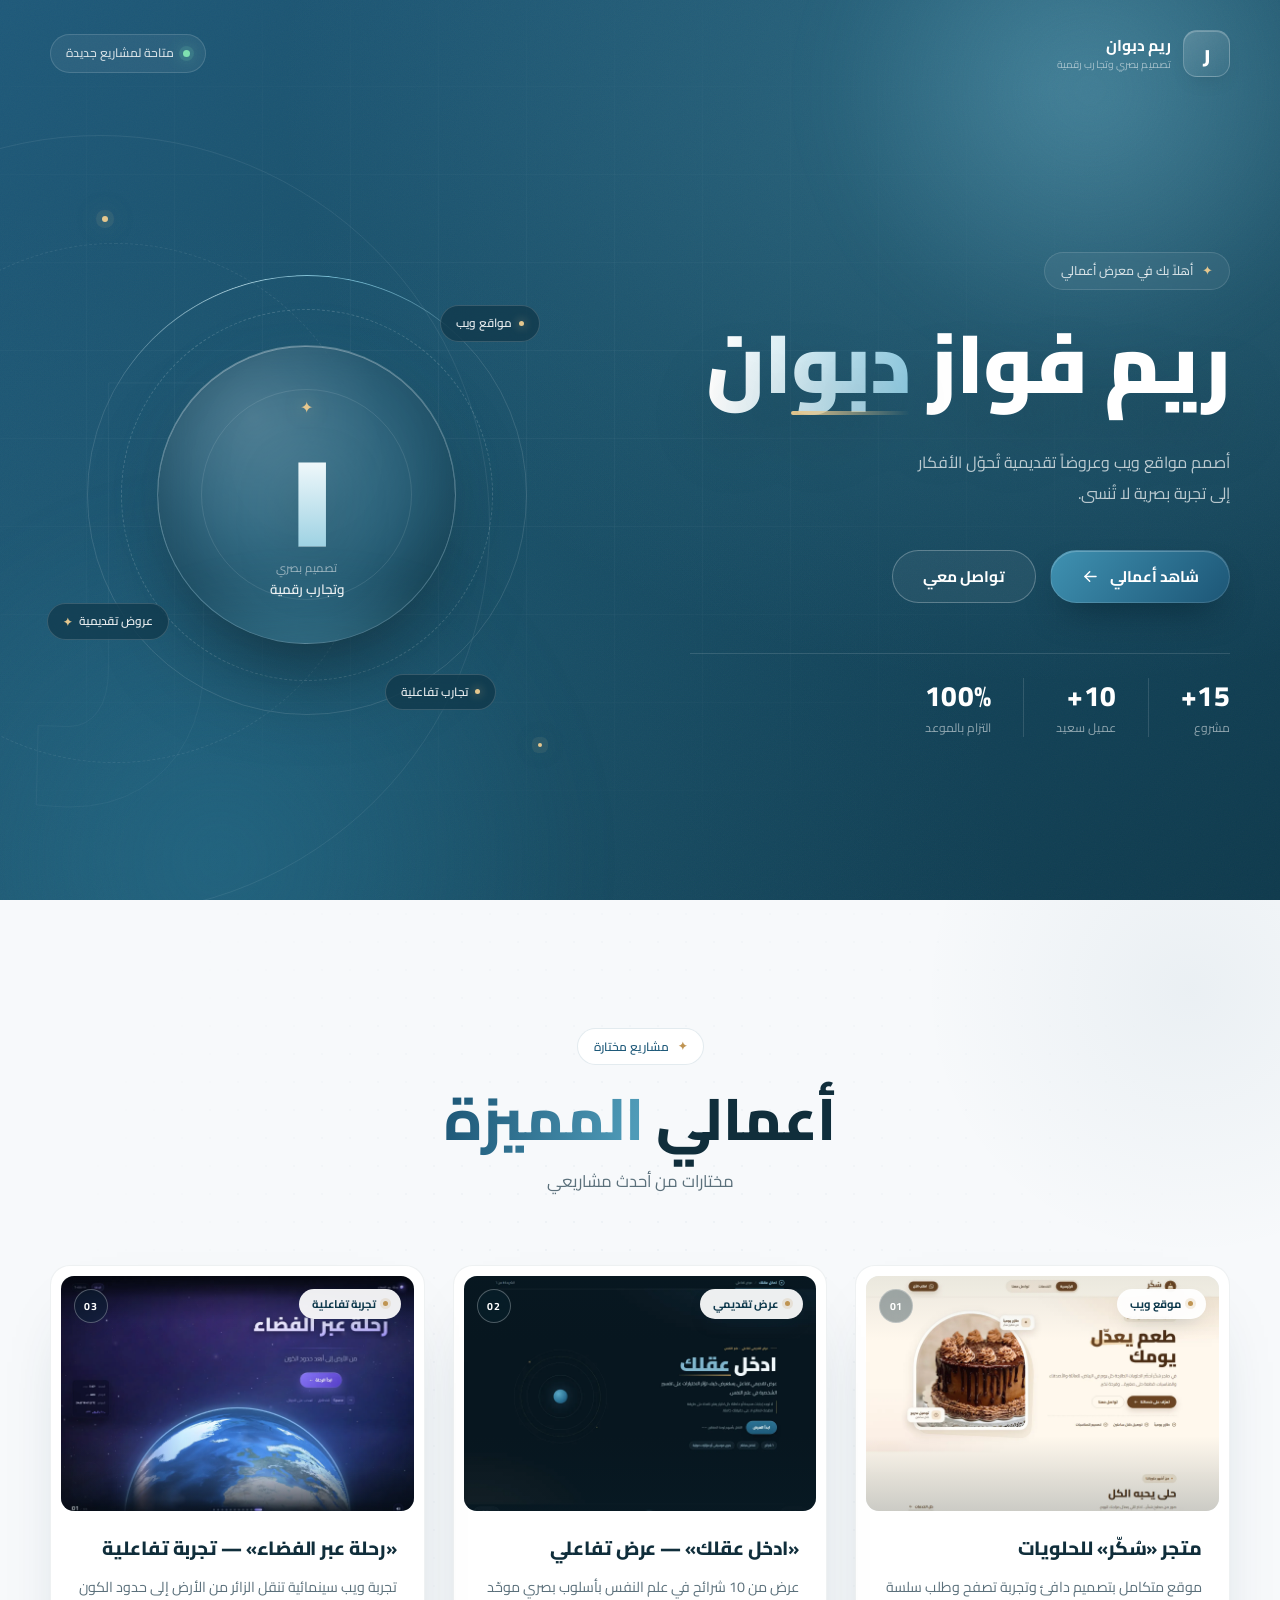
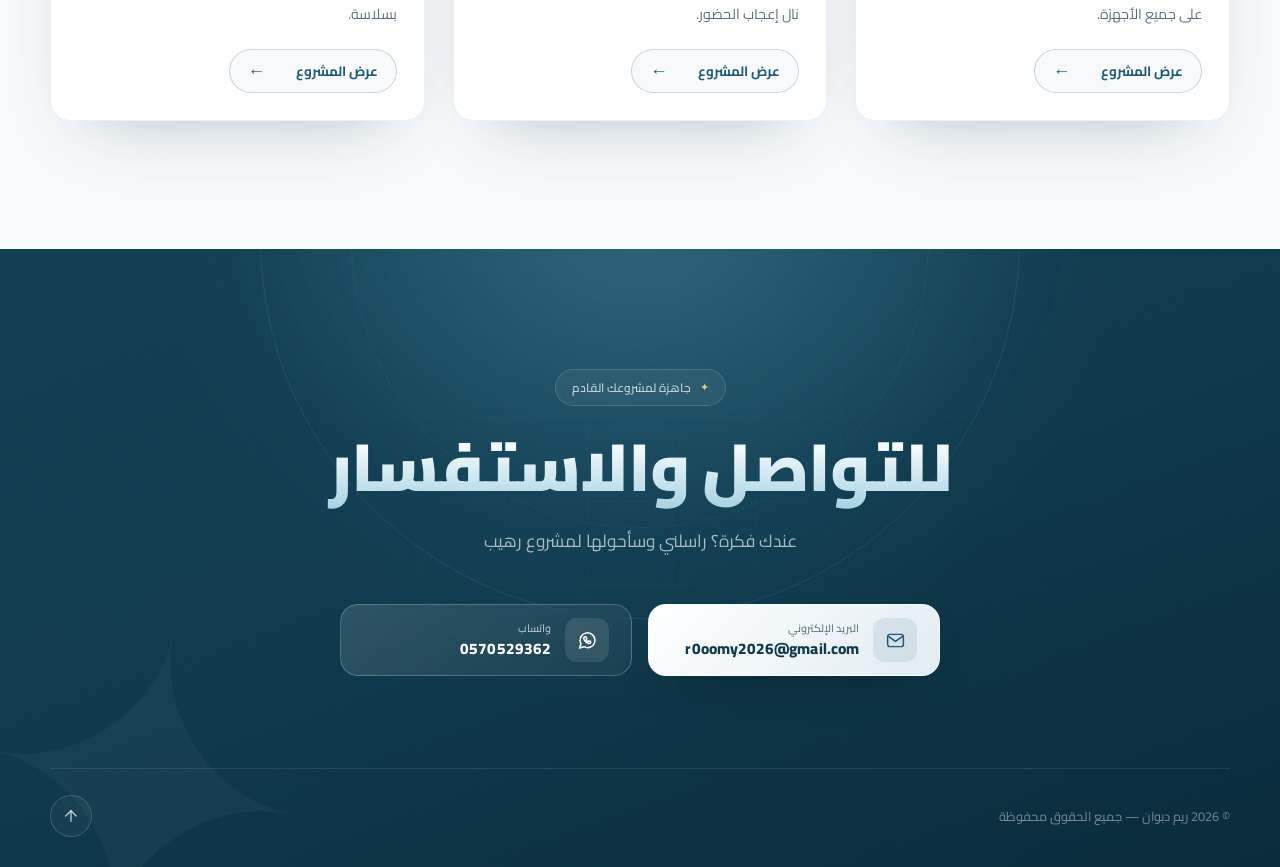
<file: index.html>
<!DOCTYPE html>
<html lang="ar" dir="rtl">
<head>
  <meta charset="UTF-8">
  <meta name="viewport" content="width=device-width, initial-scale=1.0">
  <meta name="theme-color" content="#1f5a7a">
  <title>ريم فواز دبوان | معرض أعمالي</title>
  <meta name="description" content="معرض أعمال ريم فواز دبوان — تصميم مواقع ويب وعروض تقديمية وتجارب بصرية تحوّل الأفكار إلى تجربة لا تُنسى.">
  <link rel="preconnect" href="https://fonts.googleapis.com">
  <link rel="preconnect" href="https://fonts.gstatic.com" crossorigin>
  <link href="https://fonts.googleapis.com/css2?family=Cairo:wght@200..1000&display=swap" rel="stylesheet">
  <link rel="icon" href="data:image/svg+xml,%3Csvg xmlns='http://www.w3.org/2000/svg' viewBox='0 0 64 64'%3E%3Crect width='64' height='64' rx='16' fill='%231f5a7a'/%3E%3Cpath d='M32 13l4.6 14.4L51 32l-14.4 4.6L32 51l-4.6-14.4L13 32l14.4-4.6z' fill='%23ffffff'/%3E%3C/svg%3E">
  <link rel="stylesheet" href="style.css">
  <script>document.documentElement.classList.add('js');</script>
</head>
<body>
  <a class="skip-link" href="#works">انتقل إلى الأعمال</a>

  <main>
    <!-- ============ Hero ============ -->
    <section class="hero" id="home" aria-labelledby="hero-title">
      <div class="hero-decor" aria-hidden="true">
        <span class="hero-grid"></span>
        <span class="hero-noise"></span>
        <span class="hero-glow hero-glow--one"></span>
        <span class="hero-glow hero-glow--two"></span>
        <span class="hero-ring hero-ring--one"></span>
        <span class="hero-ring hero-ring--two"></span>
        <span class="hero-letter">ر</span>
        <span class="hero-dot hero-dot--one"></span>
        <span class="hero-dot hero-dot--two"></span>
      </div>

      <div class="container">
        <header class="hero-top">
          <a class="brand" href="#home" aria-label="ريم دبوان — الصفحة الرئيسية">
            <span class="brand-mark" aria-hidden="true">ر</span>
            <span class="brand-text">ريم دبوان<small>تصميم بصري وتجارب رقمية</small></span>
          </a>
          <span class="status"><span class="status-dot" aria-hidden="true"></span>متاحة لمشاريع جديدة</span>
        </header>

        <div class="hero-inner">
          <div class="hero-copy">
            <p class="eyebrow hero-eyebrow"><span class="eyebrow-star" aria-hidden="true">✦</span> أهلاً بك في معرض أعمالي</p>

            <h1 class="hero-title" id="hero-title">ريم فواز <span class="hero-title-accent">دبوان</span></h1>

            <p class="hero-lead">أصمم مواقع ويب وعروضاً تقديمية تُحوّل الأفكار<br class="lead-break"> إلى تجربة بصرية لا تُنسى.</p>

            <div class="hero-actions">
              <a class="btn btn-primary" href="#works">
                <span>شاهد أعمالي</span>
                <svg viewBox="0 0 24 24" fill="none" stroke="currentColor" stroke-width="1.8" stroke-linecap="round" stroke-linejoin="round" aria-hidden="true"><path d="M19 12H5"/><path d="m11 18-6-6 6-6"/></svg>
              </a>
              <a class="btn btn-ghost" href="#contact"><span>تواصل معي</span></a>
            </div>

            <ul class="hero-stats" aria-label="إحصاءات سريعة">
              <li><strong dir="ltr">+15</strong><span>مشروع</span></li>
              <li><strong dir="ltr">+10</strong><span>عميل سعيد</span></li>
              <li><strong dir="ltr">100%</strong><span>التزام بالموعد</span></li>
            </ul>
          </div>

          <div class="hero-visual" aria-hidden="true">
            <span class="visual-halo"></span>
            <span class="visual-orbit"></span>
            <span class="visual-orbit visual-orbit--dashed"></span>
            <div class="visual-core">
              <div class="visual-core-inner">
                <span class="visual-star">✦</span>
                <span class="visual-mono">ر</span>
                <span class="visual-caption">تصميم بصري<strong>وتجارب رقمية</strong></span>
              </div>
            </div>
            <span class="float-pill float-pill--one"><span class="float-dot"></span>مواقع ويب</span>
            <span class="float-pill float-pill--two">عروض تقديمية<span class="float-spark">✦</span></span>
            <span class="float-pill float-pill--three"><span class="float-dot"></span>تجارب تفاعلية</span>
          </div>
        </div>
      </div>
    </section>

    <!-- ============ Works ============ -->
    <section class="works" id="works" aria-labelledby="works-title">
      <div class="container">
        <header class="section-head" data-reveal>
          <p class="eyebrow eyebrow-dark"><span class="eyebrow-star" aria-hidden="true">✦</span> مشاريع مختارة</p>
          <h2 class="section-title" id="works-title">أعمالي <span class="section-title-accent">المميزة</span></h2>
          <p class="section-sub">مختارات من أحدث مشاريعي</p>
        </header>

        <div class="works-grid">
          <article class="work-card" data-reveal style="--delay: .05s">
            <a class="work-media" href="https://sweet-waterfall-0d82.boodyroon25.workers.dev/" target="_blank" rel="noopener noreferrer" aria-label="عرض مشروع متجر سُكّر للحلويات في نافذة جديدة">
              <img src="assets/images/work1.webp" alt="لقطة من موقع متجر سُكّر للحلويات" width="1440" height="960" loading="lazy" decoding="async">
              <span class="work-badge">موقع ويب</span>
              <span class="work-index" aria-hidden="true">01</span>
              <span class="work-open" aria-hidden="true">↗</span>
            </a>
            <div class="work-body">
              <h3 class="work-title">متجر «سُكّر» للحلويات</h3>
              <p class="work-result">موقع متكامل بتصميم دافئ وتجربة تصفح وطلب سلسة على جميع الأجهزة.</p>
              <a class="work-link" href="https://sweet-waterfall-0d82.boodyroon25.workers.dev/" target="_blank" rel="noopener noreferrer" aria-label="عرض مشروع متجر سُكّر للحلويات في نافذة جديدة">عرض المشروع <span class="work-link-arrow" aria-hidden="true">←</span></a>
            </div>
          </article>

          <article class="work-card" data-reveal style="--delay: .16s">
            <a class="work-media" href="https://morning-meadow-14b3.boodyroon25.workers.dev/" target="_blank" rel="noopener noreferrer" aria-label="عرض مشروع ادخل عقلك في نافذة جديدة">
              <img src="assets/images/work2.webp" alt="لقطة من العرض التقديمي التفاعلي ادخل عقلك" width="1440" height="960" loading="lazy" decoding="async">
              <span class="work-badge">عرض تقديمي</span>
              <span class="work-index" aria-hidden="true">02</span>
              <span class="work-open" aria-hidden="true">↗</span>
            </a>
            <div class="work-body">
              <h3 class="work-title">«ادخل عقلك» — عرض تفاعلي</h3>
              <p class="work-result">عرض من 10 شرائح في علم النفس بأسلوب بصري موحّد نال إعجاب الحضور.</p>
              <a class="work-link" href="https://morning-meadow-14b3.boodyroon25.workers.dev/" target="_blank" rel="noopener noreferrer" aria-label="عرض مشروع ادخل عقلك في نافذة جديدة">عرض المشروع <span class="work-link-arrow" aria-hidden="true">←</span></a>
            </div>
          </article>

          <article class="work-card" data-reveal style="--delay: .27s">
            <a class="work-media" href="https://polished-tree-5b04.boodyroon25.workers.dev/" target="_blank" rel="noopener noreferrer" aria-label="عرض مشروع رحلة عبر الفضاء في نافذة جديدة">
              <img src="assets/images/work3.webp" alt="لقطة من التجربة التفاعلية رحلة عبر الفضاء" width="1440" height="960" loading="lazy" decoding="async">
              <span class="work-badge">تجربة تفاعلية</span>
              <span class="work-index" aria-hidden="true">03</span>
              <span class="work-open" aria-hidden="true">↗</span>
            </a>
            <div class="work-body">
              <h3 class="work-title">«رحلة عبر الفضاء» — تجربة تفاعلية</h3>
              <p class="work-result">تجربة ويب سينمائية تنقل الزائر من الأرض إلى حدود الكون بسلاسة.</p>
              <a class="work-link" href="https://polished-tree-5b04.boodyroon25.workers.dev/" target="_blank" rel="noopener noreferrer" aria-label="عرض مشروع رحلة عبر الفضاء في نافذة جديدة">عرض المشروع <span class="work-link-arrow" aria-hidden="true">←</span></a>
            </div>
          </article>
        </div>
      </div>
    </section>
  </main>

  <!-- ============ Contact ============ -->
  <footer class="contact" id="contact" aria-labelledby="contact-title">
    <div class="contact-decor" aria-hidden="true">
      <span class="contact-glow"></span>
      <span class="contact-grid"></span>
      <span class="contact-ring"></span>
      <span class="contact-star">✦</span>
    </div>

    <div class="container">
      <div class="contact-inner" data-reveal>
        <p class="eyebrow eyebrow-light"><span class="eyebrow-star" aria-hidden="true">✦</span> جاهزة لمشروعك القادم</p>
        <h2 class="contact-title" id="contact-title">للتواصل والاستفسار</h2>
        <p class="contact-sub">عندك فكرة؟ راسلني وسأحولها لمشروع رهيب</p>

        <div class="contact-actions">
          <a class="btn btn-contact btn-mail" href="mailto:r0oomy2026@gmail.com">
            <span class="btn-icon" aria-hidden="true">
              <svg viewBox="0 0 24 24" fill="none" stroke="currentColor" stroke-width="1.7" stroke-linecap="round" stroke-linejoin="round"><rect x="3" y="5" width="18" height="14" rx="2.5"/><path d="m3.5 7 8.5 6 8.5-6"/></svg>
            </span>
            <span class="btn-text"><small>البريد الإلكتروني</small><strong dir="ltr">r0oomy2026@gmail.com</strong></span>
          </a>

          <a class="btn btn-contact btn-whatsapp" href="https://wa.me/966570529362" target="_blank" rel="noopener noreferrer">
            <span class="btn-icon" aria-hidden="true">
              <svg viewBox="0 0 24 24" fill="none" stroke="currentColor" stroke-width="1.7" stroke-linecap="round" stroke-linejoin="round"><path d="M20.5 11.6a8.5 8.5 0 0 1-12.6 7.5L3 20.5l1.5-4.7a8.5 8.5 0 1 1 16-4.2Z"/><path d="M8.8 8.2c.2-.4.4-.4.7-.4h.5c.2 0 .4 0 .5.4l.7 1.6c.1.2 0 .4-.1.6l-.6.6c-.1.2-.2.3 0 .6.4.6 1 1.2 1.6 1.6.3.2.4.1.6-.1l.6-.6c.2-.2.3-.2.5-.1l1.6.7c.2.1.3.3.3.5 0 .6-.3 1.2-.7 1.5-.4.3-1 .4-1.6.3-1.2-.2-2.5-.9-3.6-2-1.1-1.1-1.8-2.4-2-3.6-.1-.6 0-1.2.3-1.6Z"/></svg>
            </span>
            <span class="btn-text"><small>واتساب</small><strong dir="ltr">0570529362</strong></span>
          </a>
        </div>
      </div>

      <div class="contact-bottom">
        <p>© 2026 ريم دبوان — جميع الحقوق محفوظة</p>
        <a class="to-top" href="#home" aria-label="العودة إلى أعلى الصفحة">
          <svg viewBox="0 0 24 24" fill="none" stroke="currentColor" stroke-width="1.8" stroke-linecap="round" stroke-linejoin="round" aria-hidden="true"><path d="M12 19V5"/><path d="m5 12 7-7 7 7"/></svg>
        </a>
      </div>
    </div>
  </footer>

  <script>
    (() => {
      const items = document.querySelectorAll('[data-reveal]');
      const reduceMotion = window.matchMedia('(prefers-reduced-motion: reduce)').matches;

      if (reduceMotion || !('IntersectionObserver' in window)) {
        items.forEach((item) => item.classList.add('is-visible'));
        return;
      }

      const observer = new IntersectionObserver((entries) => {
        entries.forEach((entry) => {
          if (entry.isIntersecting) {
            entry.target.classList.add('is-visible');
            observer.unobserve(entry.target);
          }
        });
      }, { threshold: 0.12, rootMargin: '0px 0px -6% 0px' });

      items.forEach((item) => observer.observe(item));
    })();
  </script>
</body>
</html>
</file>
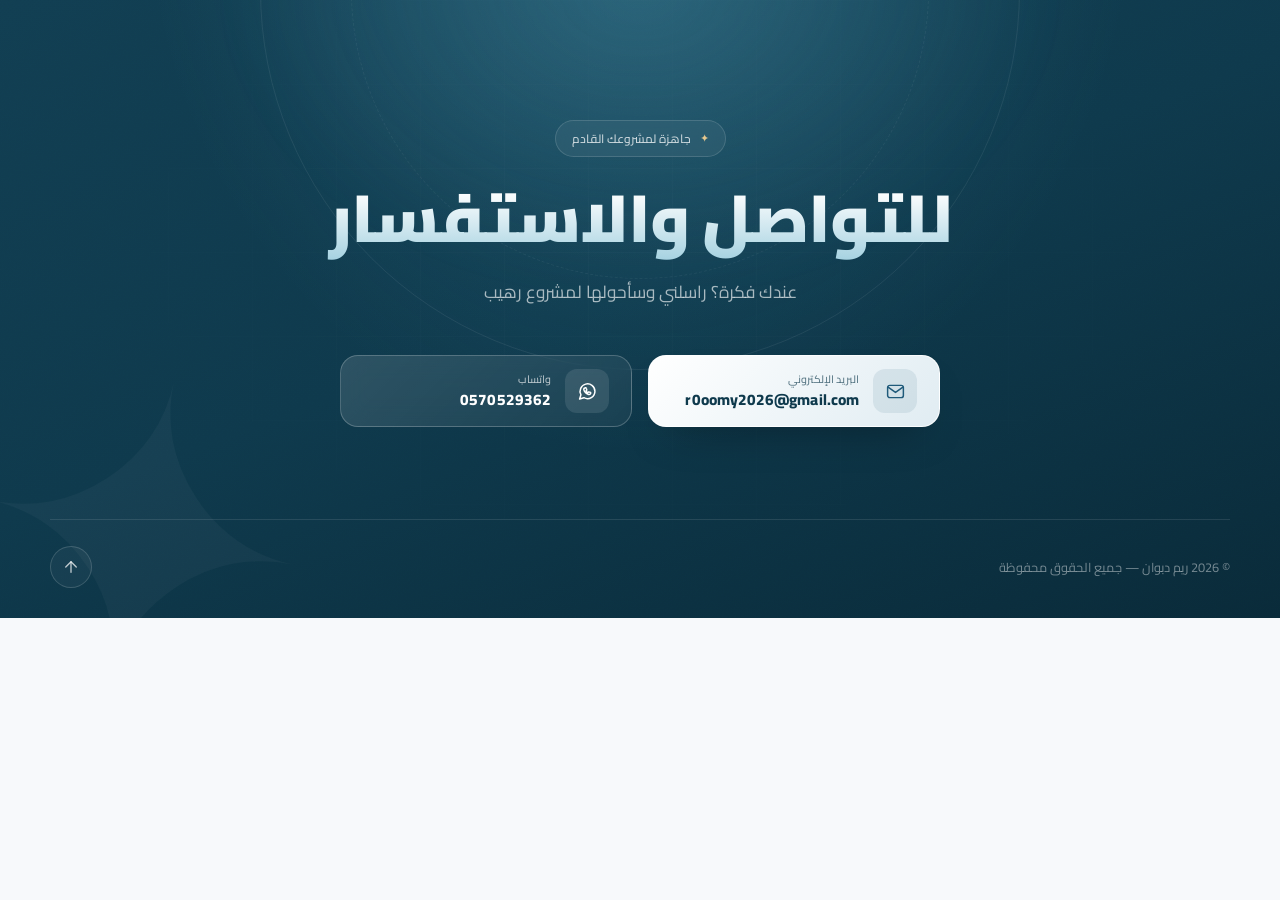
<file: preview-contact.html>
﻿<!DOCTYPE html>
<html lang="ar" dir="rtl">
<head>
  <meta charset="UTF-8">
  <meta name="viewport" content="width=device-width, initial-scale=1.0">
  <meta name="theme-color" content="#1f5a7a">
  <title>ريم فواز دبوان | معرض أعمالي</title>
  <meta name="description" content="معرض أعمال ريم فواز دبوان — تصميم مواقع ويب وعروض تقديمية وتجارب بصرية تحوّل الأفكار إلى تجربة لا تُنسى.">
  <link rel="preconnect" href="https://fonts.googleapis.com">
  <link rel="preconnect" href="https://fonts.gstatic.com" crossorigin>
  <link href="https://fonts.googleapis.com/css2?family=Cairo:wght@200..1000&display=swap" rel="stylesheet">
  <link rel="icon" href="data:image/svg+xml,%3Csvg xmlns='http://www.w3.org/2000/svg' viewBox='0 0 64 64'%3E%3Crect width='64' height='64' rx='16' fill='%231f5a7a'/%3E%3Cpath d='M32 13l4.6 14.4L51 32l-14.4 4.6L32 51l-4.6-14.4L13 32l14.4-4.6z' fill='%23ffffff'/%3E%3C/svg%3E">
  <link rel="stylesheet" href="style.css">
  
<style>html{scroll-behavior:auto!important}*,*::before,*::after{animation:none!important;transition:none!important}.js [data-reveal],[data-reveal],.hero-top,.hero-eyebrow,.hero-title,.hero-lead,.hero-actions,.hero-stats,.hero-visual{opacity:1!important;filter:none!important;transform:none!important}</style>
</head>
<body>
  <a class="skip-link" href="#works">انتقل إلى الأعمال</a>

  <main>
    <!-- ============ Hero ============ -->
    <!-- removed hero -->
    
  </main>

  <!-- ============ Contact ============ -->
  <footer class="contact" id="contact" aria-labelledby="contact-title">
    <div class="contact-decor" aria-hidden="true">
      <span class="contact-glow"></span>
      <span class="contact-grid"></span>
      <span class="contact-ring"></span>
      <span class="contact-star">✦</span>
    </div>

    <div class="container">
      <div class="contact-inner" data-reveal>
        <p class="eyebrow eyebrow-light"><span class="eyebrow-star" aria-hidden="true">✦</span> جاهزة لمشروعك القادم</p>
        <h2 class="contact-title" id="contact-title">للتواصل والاستفسار</h2>
        <p class="contact-sub">عندك فكرة؟ راسلني وسأحولها لمشروع رهيب</p>

        <div class="contact-actions">
          <a class="btn btn-contact btn-mail" href="mailto:r0oomy2026@gmail.com">
            <span class="btn-icon" aria-hidden="true">
              <svg viewBox="0 0 24 24" fill="none" stroke="currentColor" stroke-width="1.7" stroke-linecap="round" stroke-linejoin="round"><rect x="3" y="5" width="18" height="14" rx="2.5"/><path d="m3.5 7 8.5 6 8.5-6"/></svg>
            </span>
            <span class="btn-text"><small>البريد الإلكتروني</small><strong dir="ltr">r0oomy2026@gmail.com</strong></span>
          </a>

          <a class="btn btn-contact btn-whatsapp" href="https://wa.me/966570529362" target="_blank" rel="noopener noreferrer">
            <span class="btn-icon" aria-hidden="true">
              <svg viewBox="0 0 24 24" fill="none" stroke="currentColor" stroke-width="1.7" stroke-linecap="round" stroke-linejoin="round"><path d="M20.5 11.6a8.5 8.5 0 0 1-12.6 7.5L3 20.5l1.5-4.7a8.5 8.5 0 1 1 16-4.2Z"/><path d="M8.8 8.2c.2-.4.4-.4.7-.4h.5c.2 0 .4 0 .5.4l.7 1.6c.1.2 0 .4-.1.6l-.6.6c-.1.2-.2.3 0 .6.4.6 1 1.2 1.6 1.6.3.2.4.1.6-.1l.6-.6c.2-.2.3-.2.5-.1l1.6.7c.2.1.3.3.3.5 0 .6-.3 1.2-.7 1.5-.4.3-1 .4-1.6.3-1.2-.2-2.5-.9-3.6-2-1.1-1.1-1.8-2.4-2-3.6-.1-.6 0-1.2.3-1.6Z"/></svg>
            </span>
            <span class="btn-text"><small>واتساب</small><strong dir="ltr">0570529362</strong></span>
          </a>
        </div>
      </div>

      <div class="contact-bottom">
        <p>© 2026 ريم دبوان — جميع الحقوق محفوظة</p>
        <a class="to-top" href="#home" aria-label="العودة إلى أعلى الصفحة">
          <svg viewBox="0 0 24 24" fill="none" stroke="currentColor" stroke-width="1.8" stroke-linecap="round" stroke-linejoin="round" aria-hidden="true"><path d="M12 19V5"/><path d="m5 12 7-7 7 7"/></svg>
        </a>
      </div>
    </div>
  </footer>

  <script>
    (() => {
      const items = document.querySelectorAll('[data-reveal]');
      const reduceMotion = window.matchMedia('(prefers-reduced-motion: reduce)').matches;

      if (reduceMotion || !('IntersectionObserver' in window)) {
        items.forEach((item) => item.classList.add('is-visible'));
        return;
      }

      const observer = new IntersectionObserver((entries) => {
        entries.forEach((entry) => {
          if (entry.isIntersecting) {
            entry.target.classList.add('is-visible');
            observer.unobserve(entry.target);
          }
        });
      }, { threshold: 0.12, rootMargin: '0px 0px -6% 0px' });

      items.forEach((item) => observer.observe(item));
    })();
  </script>
</body>
</html>
</file>
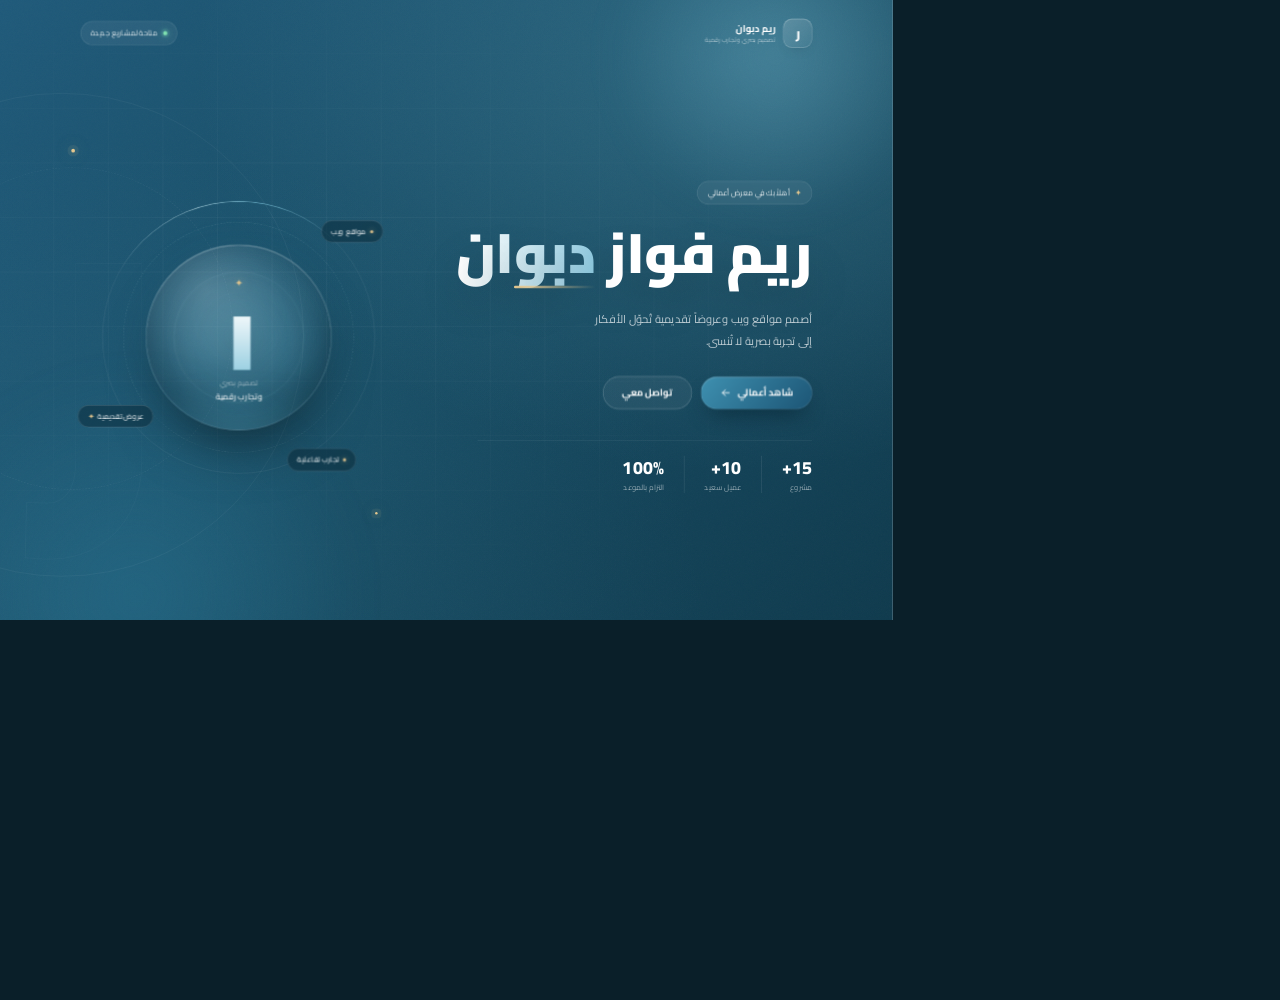
<file: preview-desktop.html>
<!DOCTYPE html>
<html>
<head>
  <meta charset="UTF-8">
  <title>Desktop preview</title>
  <style>
    html, body { margin: 0; min-height: 100%; background: #0a1f29; }
    iframe { display: block; width: 1440px; height: 1000px; border: 0; transform: scale(0.62); transform-origin: top left; }
  </style>
</head>
<body>
  <iframe id="desk" src="index.html"></iframe>
</body>
</html>
</file>
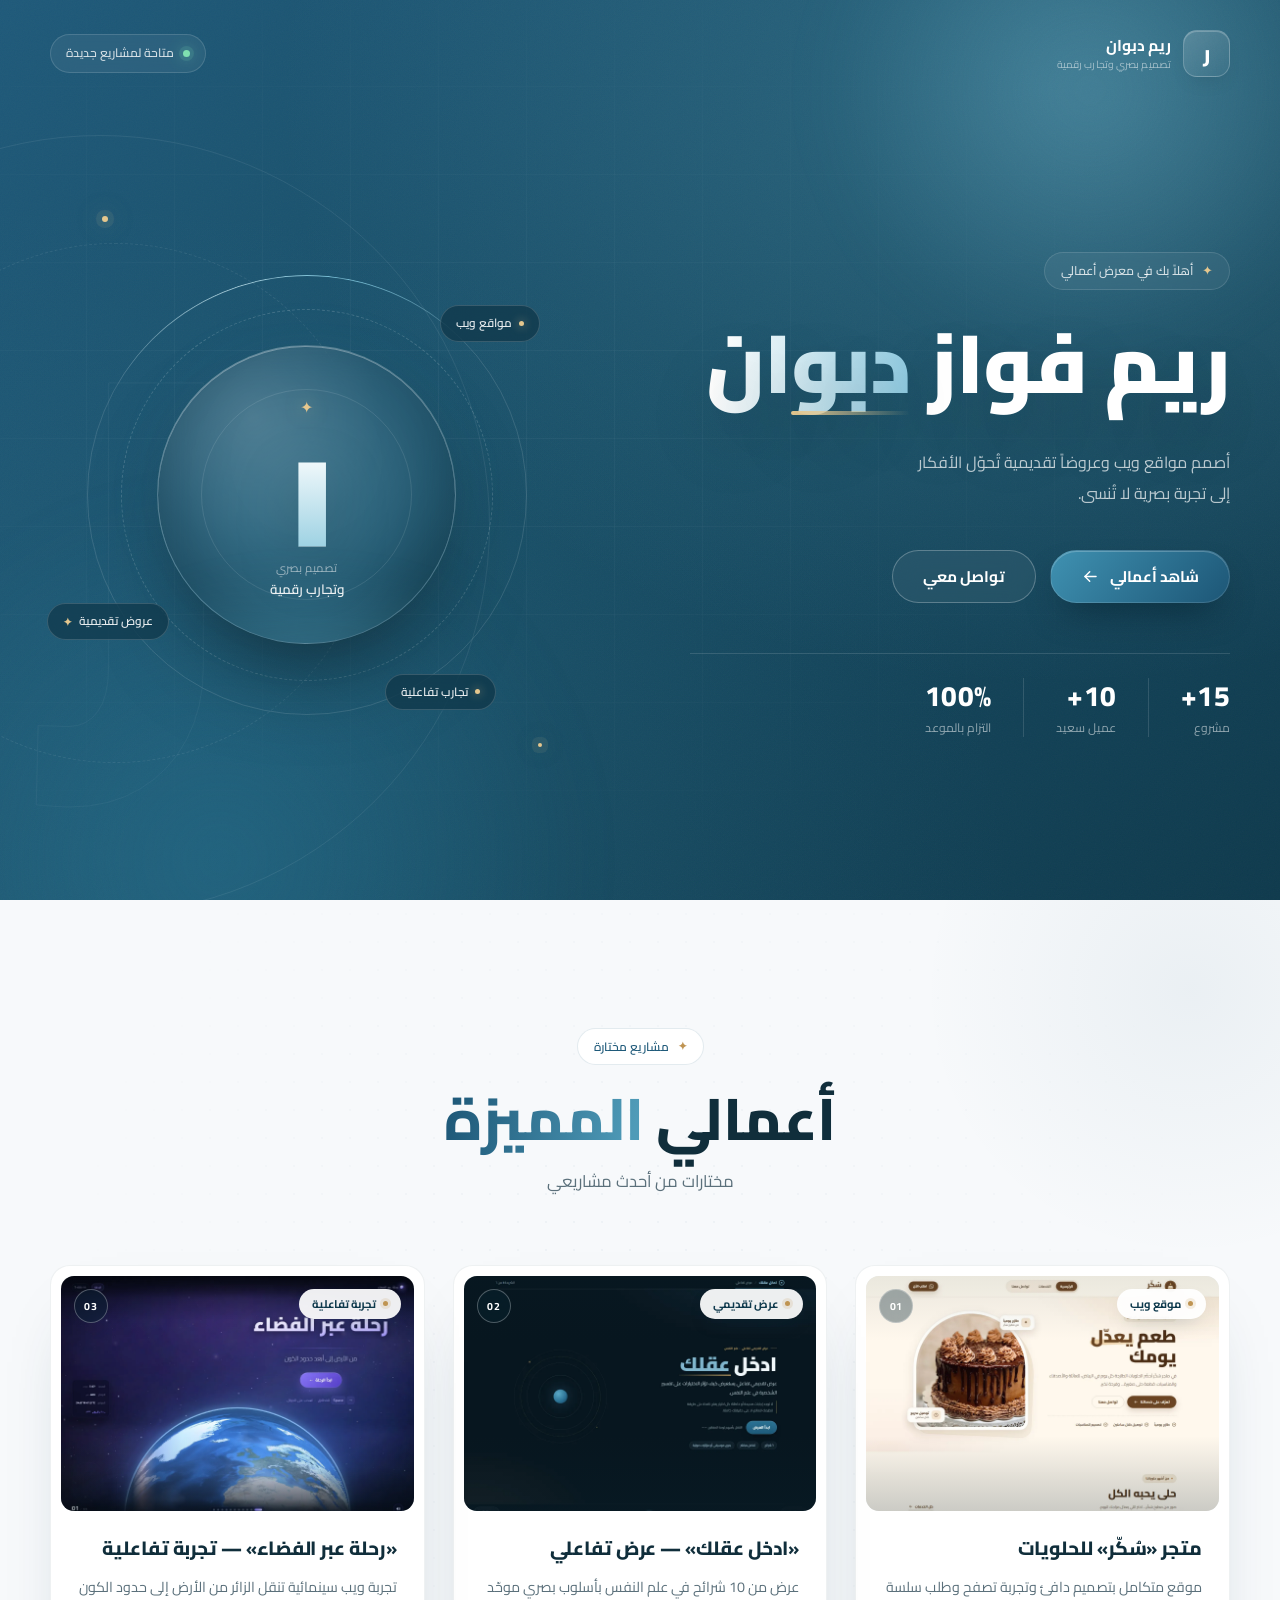
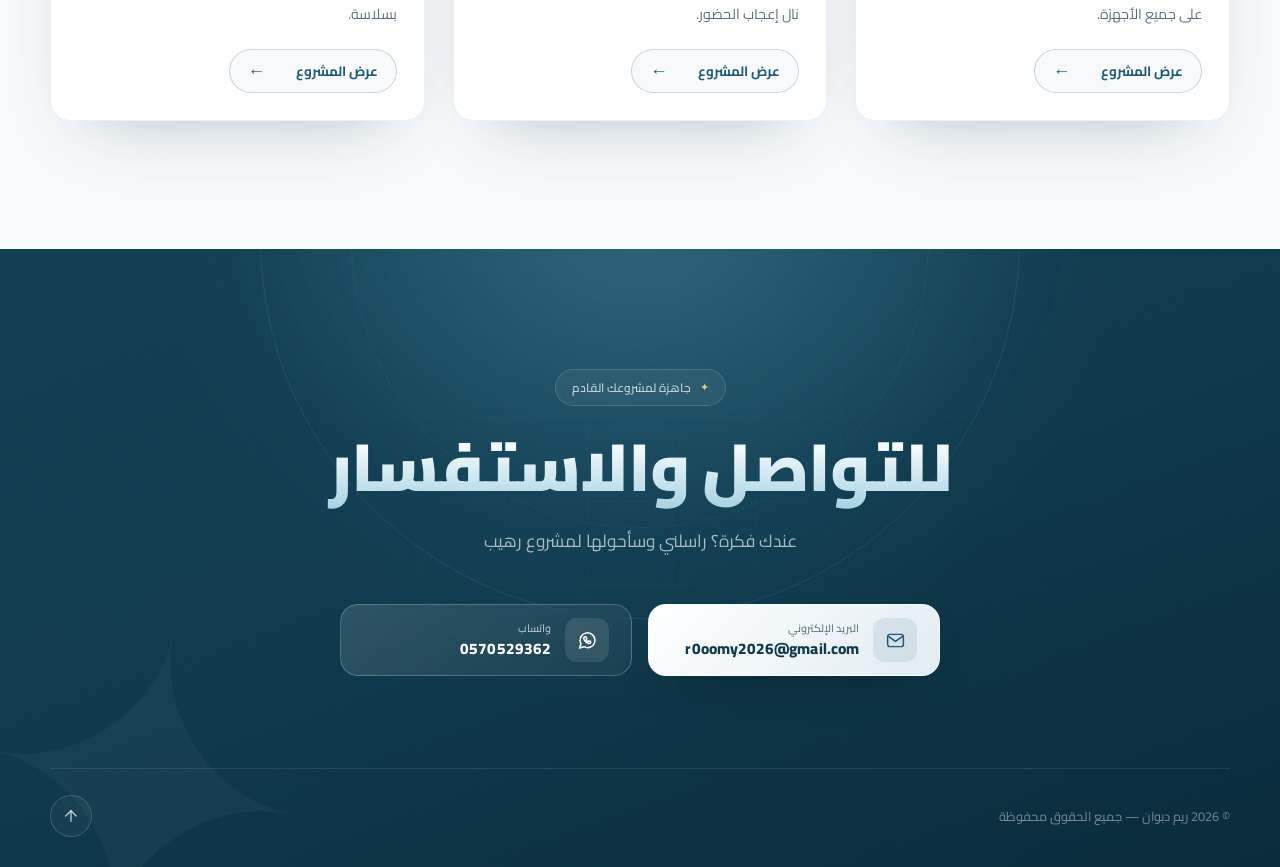
<file: preview-static.html>
﻿<!DOCTYPE html>
<html lang="ar" dir="rtl">
<head>
  <meta charset="UTF-8">
  <meta name="viewport" content="width=device-width, initial-scale=1.0">
  <meta name="theme-color" content="#1f5a7a">
  <title>ريم فواز دبوان | معرض أعمالي</title>
  <meta name="description" content="معرض أعمال ريم فواز دبوان — تصميم مواقع ويب وعروض تقديمية وتجارب بصرية تحوّل الأفكار إلى تجربة لا تُنسى.">
  <link rel="preconnect" href="https://fonts.googleapis.com">
  <link rel="preconnect" href="https://fonts.gstatic.com" crossorigin>
  <link href="https://fonts.googleapis.com/css2?family=Cairo:wght@200..1000&display=swap" rel="stylesheet">
  <link rel="icon" href="data:image/svg+xml,%3Csvg xmlns='http://www.w3.org/2000/svg' viewBox='0 0 64 64'%3E%3Crect width='64' height='64' rx='16' fill='%231f5a7a'/%3E%3Cpath d='M32 13l4.6 14.4L51 32l-14.4 4.6L32 51l-4.6-14.4L13 32l14.4-4.6z' fill='%23ffffff'/%3E%3C/svg%3E">
  <link rel="stylesheet" href="style.css">
  
<style>html{scroll-behavior:auto!important}*,*::before,*::after{animation:none!important;transition:none!important}.js [data-reveal],[data-reveal],.hero-top,.hero-eyebrow,.hero-title,.hero-lead,.hero-actions,.hero-stats,.hero-visual{opacity:1!important;filter:none!important;transform:none!important}</style>
</head>
<body>
  <a class="skip-link" href="#works">انتقل إلى الأعمال</a>

  <main>
    <!-- ============ Hero ============ -->
    <section class="hero" id="home" aria-labelledby="hero-title">
      <div class="hero-decor" aria-hidden="true">
        <span class="hero-grid"></span>
        <span class="hero-noise"></span>
        <span class="hero-glow hero-glow--one"></span>
        <span class="hero-glow hero-glow--two"></span>
        <span class="hero-ring hero-ring--one"></span>
        <span class="hero-ring hero-ring--two"></span>
        <span class="hero-letter">ر</span>
        <span class="hero-dot hero-dot--one"></span>
        <span class="hero-dot hero-dot--two"></span>
      </div>

      <div class="container">
        <header class="hero-top">
          <a class="brand" href="#home" aria-label="ريم دبوان — الصفحة الرئيسية">
            <span class="brand-mark" aria-hidden="true">ر</span>
            <span class="brand-text">ريم دبوان<small>تصميم بصري وتجارب رقمية</small></span>
          </a>
          <span class="status"><span class="status-dot" aria-hidden="true"></span>متاحة لمشاريع جديدة</span>
        </header>

        <div class="hero-inner">
          <div class="hero-copy">
            <p class="eyebrow hero-eyebrow"><span class="eyebrow-star" aria-hidden="true">✦</span> أهلاً بك في معرض أعمالي</p>

            <h1 class="hero-title" id="hero-title">ريم فواز <span class="hero-title-accent">دبوان</span></h1>

            <p class="hero-lead">أصمم مواقع ويب وعروضاً تقديمية تُحوّل الأفكار<br class="lead-break"> إلى تجربة بصرية لا تُنسى.</p>

            <div class="hero-actions">
              <a class="btn btn-primary" href="#works">
                <span>شاهد أعمالي</span>
                <svg viewBox="0 0 24 24" fill="none" stroke="currentColor" stroke-width="1.8" stroke-linecap="round" stroke-linejoin="round" aria-hidden="true"><path d="M19 12H5"/><path d="m11 18-6-6 6-6"/></svg>
              </a>
              <a class="btn btn-ghost" href="#contact"><span>تواصل معي</span></a>
            </div>

            <ul class="hero-stats" aria-label="إحصاءات سريعة">
              <li><strong dir="ltr">+15</strong><span>مشروع</span></li>
              <li><strong dir="ltr">+10</strong><span>عميل سعيد</span></li>
              <li><strong dir="ltr">100%</strong><span>التزام بالموعد</span></li>
            </ul>
          </div>

          <div class="hero-visual" aria-hidden="true">
            <span class="visual-halo"></span>
            <span class="visual-orbit"></span>
            <span class="visual-orbit visual-orbit--dashed"></span>
            <div class="visual-core">
              <div class="visual-core-inner">
                <span class="visual-star">✦</span>
                <span class="visual-mono">ر</span>
                <span class="visual-caption">تصميم بصري<strong>وتجارب رقمية</strong></span>
              </div>
            </div>
            <span class="float-pill float-pill--one"><span class="float-dot"></span>مواقع ويب</span>
            <span class="float-pill float-pill--two">عروض تقديمية<span class="float-spark">✦</span></span>
            <span class="float-pill float-pill--three"><span class="float-dot"></span>تجارب تفاعلية</span>
          </div>
        </div>
      </div>
    </section>

    <!-- ============ Works ============ -->
    <section class="works" id="works" aria-labelledby="works-title">
      <div class="container">
        <header class="section-head" data-reveal>
          <p class="eyebrow eyebrow-dark"><span class="eyebrow-star" aria-hidden="true">✦</span> مشاريع مختارة</p>
          <h2 class="section-title" id="works-title">أعمالي <span class="section-title-accent">المميزة</span></h2>
          <p class="section-sub">مختارات من أحدث مشاريعي</p>
        </header>

        <div class="works-grid">
          <article class="work-card" data-reveal style="--delay: .05s">
            <a class="work-media" href="https://sweet-waterfall-0d82.boodyroon25.workers.dev/" target="_blank" rel="noopener noreferrer" aria-label="عرض مشروع متجر سُكّر للحلويات في نافذة جديدة">
              <img src="assets/images/work1.webp" alt="لقطة من موقع متجر سُكّر للحلويات" width="1440" height="960" loading="lazy" decoding="async">
              <span class="work-badge">موقع ويب</span>
              <span class="work-index" aria-hidden="true">01</span>
              <span class="work-open" aria-hidden="true">↗</span>
            </a>
            <div class="work-body">
              <h3 class="work-title">متجر «سُكّر» للحلويات</h3>
              <p class="work-result">موقع متكامل بتصميم دافئ وتجربة تصفح وطلب سلسة على جميع الأجهزة.</p>
              <a class="work-link" href="https://sweet-waterfall-0d82.boodyroon25.workers.dev/" target="_blank" rel="noopener noreferrer" aria-label="عرض مشروع متجر سُكّر للحلويات في نافذة جديدة">عرض المشروع <span class="work-link-arrow" aria-hidden="true">←</span></a>
            </div>
          </article>

          <article class="work-card" data-reveal style="--delay: .16s">
            <a class="work-media" href="https://morning-meadow-14b3.boodyroon25.workers.dev/" target="_blank" rel="noopener noreferrer" aria-label="عرض مشروع ادخل عقلك في نافذة جديدة">
              <img src="assets/images/work2.webp" alt="لقطة من العرض التقديمي التفاعلي ادخل عقلك" width="1440" height="960" loading="lazy" decoding="async">
              <span class="work-badge">عرض تقديمي</span>
              <span class="work-index" aria-hidden="true">02</span>
              <span class="work-open" aria-hidden="true">↗</span>
            </a>
            <div class="work-body">
              <h3 class="work-title">«ادخل عقلك» — عرض تفاعلي</h3>
              <p class="work-result">عرض من 10 شرائح في علم النفس بأسلوب بصري موحّد نال إعجاب الحضور.</p>
              <a class="work-link" href="https://morning-meadow-14b3.boodyroon25.workers.dev/" target="_blank" rel="noopener noreferrer" aria-label="عرض مشروع ادخل عقلك في نافذة جديدة">عرض المشروع <span class="work-link-arrow" aria-hidden="true">←</span></a>
            </div>
          </article>

          <article class="work-card" data-reveal style="--delay: .27s">
            <a class="work-media" href="https://polished-tree-5b04.boodyroon25.workers.dev/" target="_blank" rel="noopener noreferrer" aria-label="عرض مشروع رحلة عبر الفضاء في نافذة جديدة">
              <img src="assets/images/work3.webp" alt="لقطة من التجربة التفاعلية رحلة عبر الفضاء" width="1440" height="960" loading="lazy" decoding="async">
              <span class="work-badge">تجربة تفاعلية</span>
              <span class="work-index" aria-hidden="true">03</span>
              <span class="work-open" aria-hidden="true">↗</span>
            </a>
            <div class="work-body">
              <h3 class="work-title">«رحلة عبر الفضاء» — تجربة تفاعلية</h3>
              <p class="work-result">تجربة ويب سينمائية تنقل الزائر من الأرض إلى حدود الكون بسلاسة.</p>
              <a class="work-link" href="https://polished-tree-5b04.boodyroon25.workers.dev/" target="_blank" rel="noopener noreferrer" aria-label="عرض مشروع رحلة عبر الفضاء في نافذة جديدة">عرض المشروع <span class="work-link-arrow" aria-hidden="true">←</span></a>
            </div>
          </article>
        </div>
      </div>
    </section>
  </main>

  <!-- ============ Contact ============ -->
  <footer class="contact" id="contact" aria-labelledby="contact-title">
    <div class="contact-decor" aria-hidden="true">
      <span class="contact-glow"></span>
      <span class="contact-grid"></span>
      <span class="contact-ring"></span>
      <span class="contact-star">✦</span>
    </div>

    <div class="container">
      <div class="contact-inner" data-reveal>
        <p class="eyebrow eyebrow-light"><span class="eyebrow-star" aria-hidden="true">✦</span> جاهزة لمشروعك القادم</p>
        <h2 class="contact-title" id="contact-title">للتواصل والاستفسار</h2>
        <p class="contact-sub">عندك فكرة؟ راسلني وسأحولها لمشروع رهيب</p>

        <div class="contact-actions">
          <a class="btn btn-contact btn-mail" href="mailto:r0oomy2026@gmail.com">
            <span class="btn-icon" aria-hidden="true">
              <svg viewBox="0 0 24 24" fill="none" stroke="currentColor" stroke-width="1.7" stroke-linecap="round" stroke-linejoin="round"><rect x="3" y="5" width="18" height="14" rx="2.5"/><path d="m3.5 7 8.5 6 8.5-6"/></svg>
            </span>
            <span class="btn-text"><small>البريد الإلكتروني</small><strong dir="ltr">r0oomy2026@gmail.com</strong></span>
          </a>

          <a class="btn btn-contact btn-whatsapp" href="https://wa.me/966570529362" target="_blank" rel="noopener noreferrer">
            <span class="btn-icon" aria-hidden="true">
              <svg viewBox="0 0 24 24" fill="none" stroke="currentColor" stroke-width="1.7" stroke-linecap="round" stroke-linejoin="round"><path d="M20.5 11.6a8.5 8.5 0 0 1-12.6 7.5L3 20.5l1.5-4.7a8.5 8.5 0 1 1 16-4.2Z"/><path d="M8.8 8.2c.2-.4.4-.4.7-.4h.5c.2 0 .4 0 .5.4l.7 1.6c.1.2 0 .4-.1.6l-.6.6c-.1.2-.2.3 0 .6.4.6 1 1.2 1.6 1.6.3.2.4.1.6-.1l.6-.6c.2-.2.3-.2.5-.1l1.6.7c.2.1.3.3.3.5 0 .6-.3 1.2-.7 1.5-.4.3-1 .4-1.6.3-1.2-.2-2.5-.9-3.6-2-1.1-1.1-1.8-2.4-2-3.6-.1-.6 0-1.2.3-1.6Z"/></svg>
            </span>
            <span class="btn-text"><small>واتساب</small><strong dir="ltr">0570529362</strong></span>
          </a>
        </div>
      </div>

      <div class="contact-bottom">
        <p>© 2026 ريم دبوان — جميع الحقوق محفوظة</p>
        <a class="to-top" href="#home" aria-label="العودة إلى أعلى الصفحة">
          <svg viewBox="0 0 24 24" fill="none" stroke="currentColor" stroke-width="1.8" stroke-linecap="round" stroke-linejoin="round" aria-hidden="true"><path d="M12 19V5"/><path d="m5 12 7-7 7 7"/></svg>
        </a>
      </div>
    </div>
  </footer>

  <script>
    (() => {
      const items = document.querySelectorAll('[data-reveal]');
      const reduceMotion = window.matchMedia('(prefers-reduced-motion: reduce)').matches;

      if (reduceMotion || !('IntersectionObserver' in window)) {
        items.forEach((item) => item.classList.add('is-visible'));
        return;
      }

      const observer = new IntersectionObserver((entries) => {
        entries.forEach((entry) => {
          if (entry.isIntersecting) {
            entry.target.classList.add('is-visible');
            observer.unobserve(entry.target);
          }
        });
      }, { threshold: 0.12, rootMargin: '0px 0px -6% 0px' });

      items.forEach((item) => observer.observe(item));
    })();
  </script>
</body>
</html>
</file>
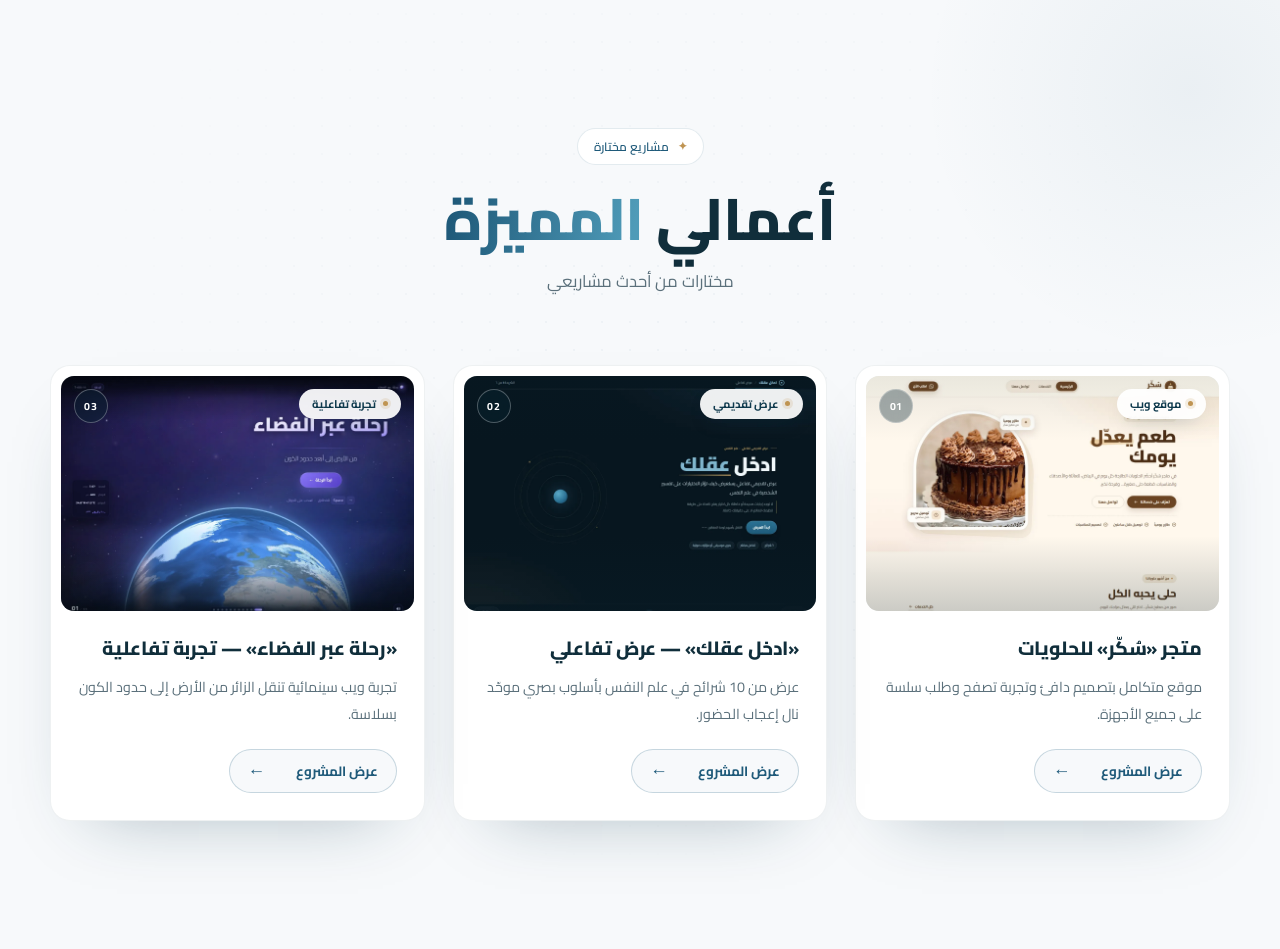
<file: preview-works.html>
﻿<!DOCTYPE html>
<html lang="ar" dir="rtl">
<head>
  <meta charset="UTF-8">
  <meta name="viewport" content="width=device-width, initial-scale=1.0">
  <meta name="theme-color" content="#1f5a7a">
  <title>ريم فواز دبوان | معرض أعمالي</title>
  <meta name="description" content="معرض أعمال ريم فواز دبوان — تصميم مواقع ويب وعروض تقديمية وتجارب بصرية تحوّل الأفكار إلى تجربة لا تُنسى.">
  <link rel="preconnect" href="https://fonts.googleapis.com">
  <link rel="preconnect" href="https://fonts.gstatic.com" crossorigin>
  <link href="https://fonts.googleapis.com/css2?family=Cairo:wght@200..1000&display=swap" rel="stylesheet">
  <link rel="icon" href="data:image/svg+xml,%3Csvg xmlns='http://www.w3.org/2000/svg' viewBox='0 0 64 64'%3E%3Crect width='64' height='64' rx='16' fill='%231f5a7a'/%3E%3Cpath d='M32 13l4.6 14.4L51 32l-14.4 4.6L32 51l-4.6-14.4L13 32l14.4-4.6z' fill='%23ffffff'/%3E%3C/svg%3E">
  <link rel="stylesheet" href="style.css">
  
<style>html{scroll-behavior:auto!important}*,*::before,*::after{animation:none!important;transition:none!important}.js [data-reveal],[data-reveal],.hero-top,.hero-eyebrow,.hero-title,.hero-lead,.hero-actions,.hero-stats,.hero-visual{opacity:1!important;filter:none!important;transform:none!important}</style>
</head>
<body>
  <a class="skip-link" href="#works">انتقل إلى الأعمال</a>

  <main>
    <!-- ============ Hero ============ -->
    <!-- ============ Works ============ -->
    <section class="works" id="works" aria-labelledby="works-title">
      <div class="container">
        <header class="section-head" data-reveal>
          <p class="eyebrow eyebrow-dark"><span class="eyebrow-star" aria-hidden="true">✦</span> مشاريع مختارة</p>
          <h2 class="section-title" id="works-title">أعمالي <span class="section-title-accent">المميزة</span></h2>
          <p class="section-sub">مختارات من أحدث مشاريعي</p>
        </header>

        <div class="works-grid">
          <article class="work-card" data-reveal style="--delay: .05s">
            <a class="work-media" href="https://sweet-waterfall-0d82.boodyroon25.workers.dev/" target="_blank" rel="noopener noreferrer" aria-label="عرض مشروع متجر سُكّر للحلويات في نافذة جديدة">
              <img src="assets/images/work1.webp" alt="لقطة من موقع متجر سُكّر للحلويات" width="1440" height="960" loading="lazy" decoding="async">
              <span class="work-badge">موقع ويب</span>
              <span class="work-index" aria-hidden="true">01</span>
              <span class="work-open" aria-hidden="true">↗</span>
            </a>
            <div class="work-body">
              <h3 class="work-title">متجر «سُكّر» للحلويات</h3>
              <p class="work-result">موقع متكامل بتصميم دافئ وتجربة تصفح وطلب سلسة على جميع الأجهزة.</p>
              <a class="work-link" href="https://sweet-waterfall-0d82.boodyroon25.workers.dev/" target="_blank" rel="noopener noreferrer" aria-label="عرض مشروع متجر سُكّر للحلويات في نافذة جديدة">عرض المشروع <span class="work-link-arrow" aria-hidden="true">←</span></a>
            </div>
          </article>

          <article class="work-card" data-reveal style="--delay: .16s">
            <a class="work-media" href="https://morning-meadow-14b3.boodyroon25.workers.dev/" target="_blank" rel="noopener noreferrer" aria-label="عرض مشروع ادخل عقلك في نافذة جديدة">
              <img src="assets/images/work2.webp" alt="لقطة من العرض التقديمي التفاعلي ادخل عقلك" width="1440" height="960" loading="lazy" decoding="async">
              <span class="work-badge">عرض تقديمي</span>
              <span class="work-index" aria-hidden="true">02</span>
              <span class="work-open" aria-hidden="true">↗</span>
            </a>
            <div class="work-body">
              <h3 class="work-title">«ادخل عقلك» — عرض تفاعلي</h3>
              <p class="work-result">عرض من 10 شرائح في علم النفس بأسلوب بصري موحّد نال إعجاب الحضور.</p>
              <a class="work-link" href="https://morning-meadow-14b3.boodyroon25.workers.dev/" target="_blank" rel="noopener noreferrer" aria-label="عرض مشروع ادخل عقلك في نافذة جديدة">عرض المشروع <span class="work-link-arrow" aria-hidden="true">←</span></a>
            </div>
          </article>

          <article class="work-card" data-reveal style="--delay: .27s">
            <a class="work-media" href="https://polished-tree-5b04.boodyroon25.workers.dev/" target="_blank" rel="noopener noreferrer" aria-label="عرض مشروع رحلة عبر الفضاء في نافذة جديدة">
              <img src="assets/images/work3.webp" alt="لقطة من التجربة التفاعلية رحلة عبر الفضاء" width="1440" height="960" loading="lazy" decoding="async">
              <span class="work-badge">تجربة تفاعلية</span>
              <span class="work-index" aria-hidden="true">03</span>
              <span class="work-open" aria-hidden="true">↗</span>
            </a>
            <div class="work-body">
              <h3 class="work-title">«رحلة عبر الفضاء» — تجربة تفاعلية</h3>
              <p class="work-result">تجربة ويب سينمائية تنقل الزائر من الأرض إلى حدود الكون بسلاسة.</p>
              <a class="work-link" href="https://polished-tree-5b04.boodyroon25.workers.dev/" target="_blank" rel="noopener noreferrer" aria-label="عرض مشروع رحلة عبر الفضاء في نافذة جديدة">عرض المشروع <span class="work-link-arrow" aria-hidden="true">←</span></a>
            </div>
          </article>
        </div>
      </div>
    </section>
  </main>

  <!-- ============ Contact ============ -->
  

  <script>
    (() => {
      const items = document.querySelectorAll('[data-reveal]');
      const reduceMotion = window.matchMedia('(prefers-reduced-motion: reduce)').matches;

      if (reduceMotion || !('IntersectionObserver' in window)) {
        items.forEach((item) => item.classList.add('is-visible'));
        return;
      }

      const observer = new IntersectionObserver((entries) => {
        entries.forEach((entry) => {
          if (entry.isIntersecting) {
            entry.target.classList.add('is-visible');
            observer.unobserve(entry.target);
          }
        });
      }, { threshold: 0.12, rootMargin: '0px 0px -6% 0px' });

      items.forEach((item) => observer.observe(item));
    })();
  </script>
</body>
</html>
</file>
<file: style.css>
/* =========================================================
   ريم فواز دبوان — معرض الأعمال
   ========================================================= */

:root {
  --primary: #1f5a7a;
  --primary-2: #2d7b9e;
  --primary-3: #5aa3bf;
  --deep: #0f3a4d;
  --deeper: #0a2b3a;
  --ink: #102e3b;
  --muted: #5b707b;
  --surface: #ffffff;
  --bg: #f7f9fb;
  --line: rgba(15, 58, 77, 0.09);
  --gold: #e5c78e;
  --gold-deep: #bf9452;
  --radius: 20px;
  --radius-sm: 14px;
  --font: "Cairo", "Segoe UI", Tahoma, Arial, sans-serif;
  --ease: cubic-bezier(0.22, 1, 0.36, 1);
  --shadow-card: 0 30px 70px -42px rgba(15, 58, 77, 0.38);
  --shadow-hover: 0 44px 90px -38px rgba(15, 58, 77, 0.42);
  --container: 1180px;
  --gutter: clamp(20px, 5vw, 44px);
  --noise: url("data:image/svg+xml,%3Csvg xmlns='http://www.w3.org/2000/svg' width='160' height='160' viewBox='0 0 160 160'%3E%3Cfilter id='n'%3E%3CfeTurbulence type='fractalNoise' baseFrequency='0.85' numOctaves='2' stitchTiles='stitch'/%3E%3C/filter%3E%3Crect width='160' height='160' filter='url(%23n)' opacity='0.55'/%3E%3C/svg%3E");
}

*,
*::before,
*::after {
  box-sizing: border-box;
}

html {
  scroll-behavior: smooth;
  -webkit-text-size-adjust: 100%;
}

body {
  margin: 0;
  font-family: var(--font);
  font-size: 16px;
  font-weight: 400;
  line-height: 1.8;
  color: var(--ink);
  background: var(--bg);
  overflow-x: hidden;
  -webkit-font-smoothing: antialiased;
  -moz-osx-font-smoothing: grayscale;
}

img {
  display: block;
  max-width: 100%;
}

a {
  color: inherit;
  text-decoration: none;
}

button,
a {
  -webkit-tap-highlight-color: transparent;
}

::selection {
  color: #fff;
  background: var(--primary);
}

:focus-visible {
  outline: 2px solid var(--gold);
  outline-offset: 4px;
}

.works :focus-visible,
.work-link:focus-visible {
  outline-color: var(--primary);
}

.container {
  width: 100%;
  max-width: calc(var(--container) + (var(--gutter) * 2));
  margin-inline: auto;
  padding-inline: var(--gutter);
}

.skip-link {
  position: fixed;
  top: 14px;
  left: 50%;
  z-index: 999;
  padding: 10px 20px;
  border-radius: 999px;
  color: #fff;
  background: var(--primary);
  font-size: 0.85rem;
  font-weight: 700;
  transform: translate(-50%, -160%);
  transition: transform 0.35s var(--ease);
}

.skip-link:focus {
  transform: translate(-50%, 0);
}

/* =========================================================
   Hero
   ========================================================= */

.hero {
  position: relative;
  isolation: isolate;
  min-height: 100svh;
  overflow: hidden;
  color: #fff;
  background:
    radial-gradient(ellipse at 82% 10%, rgba(111, 186, 211, 0.24), transparent 52%),
    radial-gradient(ellipse at 8% 100%, rgba(70, 152, 180, 0.16), transparent 55%),
    linear-gradient(135deg, #1f5a7a 0%, #174c64 48%, #0f3a4d 100%);
}

.hero > .container {
  position: relative;
  z-index: 2;
  display: flex;
  flex-direction: column;
  min-height: 100svh;
}

.hero-decor {
  position: absolute;
  inset: 0;
  z-index: 0;
  overflow: hidden;
  pointer-events: none;
}

.hero-grid {
  position: absolute;
  inset: -2px;
  opacity: 0.8;
  background-image:
    linear-gradient(rgba(255, 255, 255, 0.055) 1px, transparent 1px),
    linear-gradient(90deg, rgba(255, 255, 255, 0.055) 1px, transparent 1px);
  background-size: 88px 88px;
  -webkit-mask-image: radial-gradient(ellipse at 34% 46%, #000 0%, transparent 72%);
  mask-image: radial-gradient(ellipse at 34% 46%, #000 0%, transparent 72%);
}

.hero-noise {
  position: absolute;
  inset: 0;
  opacity: 0.06;
  background-image: var(--noise);
  mix-blend-mode: soft-light;
}

.hero-glow {
  position: absolute;
  border-radius: 50%;
  filter: blur(30px);
  pointer-events: none;
}

.hero-glow--one {
  top: -190px;
  right: -90px;
  width: 560px;
  height: 560px;
  background: radial-gradient(circle, rgba(142, 214, 236, 0.26), transparent 68%);
}

.hero-glow--two {
  bottom: -340px;
  left: -160px;
  width: 760px;
  height: 760px;
  background: radial-gradient(circle, rgba(42, 124, 158, 0.35), transparent 68%);
}

.hero-ring {
  position: absolute;
  border: 1px solid rgba(255, 255, 255, 0.075);
  border-radius: 50%;
}

.hero-ring--one {
  top: 15%;
  left: -290px;
  width: 780px;
  height: 780px;
}

.hero-ring--two {
  top: 27%;
  left: -145px;
  width: 520px;
  height: 520px;
  border-style: dashed;
  border-color: rgba(255, 255, 255, 0.08);
  animation: spin 70s linear infinite;
}

.hero-letter {
  position: absolute;
  top: 51%;
  left: 3%;
  display: block;
  font-size: clamp(22rem, 43vw, 40rem);
  font-weight: 900;
  line-height: 0.68;
  color: transparent;
  -webkit-text-stroke: 1px rgba(255, 255, 255, 0.045);
  transform: translateY(-50%);
  user-select: none;
}

.hero-dot {
  position: absolute;
  width: 6px;
  height: 6px;
  border-radius: 50%;
  background: var(--gold);
  box-shadow: 0 0 0 6px rgba(229, 199, 142, 0.08), 0 0 24px rgba(229, 199, 142, 0.55);
  animation: glowPulse 6s ease-in-out infinite;
}

.hero-dot--one {
  top: 24%;
  left: 8%;
}

.hero-dot--two {
  bottom: 17%;
  left: 42%;
  width: 4px;
  height: 4px;
  animation-delay: -2.5s;
}

/* ---- Top bar ---- */

.hero-top {
  display: flex;
  align-items: center;
  justify-content: space-between;
  gap: 20px;
  padding-block: clamp(20px, 2.6vw, 30px);
  animation: rise 0.8s var(--ease) both;
}

.brand {
  display: inline-flex;
  align-items: center;
  gap: 12px;
  transition: opacity 0.35s ease;
}

.brand:hover {
  opacity: 0.82;
}

.brand-mark {
  display: grid;
  place-items: center;
  width: 47px;
  height: 47px;
  flex: none;
  border: 1px solid rgba(255, 255, 255, 0.22);
  border-radius: 14px;
  color: #fff;
  background: linear-gradient(145deg, rgba(255, 255, 255, 0.17), rgba(255, 255, 255, 0.035));
  box-shadow: inset 0 1px 0 rgba(255, 255, 255, 0.22), 0 10px 24px -18px rgba(0, 0, 0, 0.8);
  font-size: 1.35rem;
  font-weight: 800;
  line-height: 1;
}

.brand-text {
  display: flex;
  flex-direction: column;
  gap: 1px;
  font-size: 0.98rem;
  font-weight: 700;
  line-height: 1.4;
}

.brand-text small {
  color: rgba(255, 255, 255, 0.52);
  font-size: 0.64rem;
  font-weight: 400;
  letter-spacing: 0.01em;
}

.status {
  display: inline-flex;
  align-items: center;
  gap: 9px;
  padding: 9px 15px;
  border: 1px solid rgba(255, 255, 255, 0.14);
  border-radius: 999px;
  color: rgba(255, 255, 255, 0.82);
  background: rgba(255, 255, 255, 0.06);
  -webkit-backdrop-filter: blur(12px);
  backdrop-filter: blur(12px);
  font-size: 0.76rem;
  font-weight: 500;
  line-height: 1.5;
  white-space: nowrap;
}

.status-dot {
  width: 7px;
  height: 7px;
  flex: none;
  border-radius: 50%;
  background: #7fe0b0;
  box-shadow: 0 0 0 4px rgba(127, 224, 176, 0.13), 0 0 16px rgba(127, 224, 176, 0.8);
  animation: statusPulse 2.8s ease-in-out infinite;
}

/* ---- Hero layout ---- */

.hero-inner {
  flex: 1;
  display: grid;
  grid-template-columns: minmax(0, 1.08fr) minmax(340px, 0.92fr);
  align-items: center;
  gap: clamp(32px, 5vw, 70px);
  padding-block: clamp(46px, 6vh, 80px) clamp(60px, 8vh, 96px);
}

.hero-copy {
  position: relative;
  z-index: 3;
  max-width: 650px;
}

.eyebrow {
  display: inline-flex;
  align-items: center;
  gap: 9px;
  margin: 0 0 22px;
  color: var(--primary);
  font-size: 0.78rem;
  font-weight: 600;
  line-height: 1.6;
}

.eyebrow-star {
  display: inline-block;
  color: var(--gold-deep);
  font-size: 0.9em;
  line-height: 1;
}

.hero-eyebrow {
  margin-bottom: clamp(20px, 2.6vw, 28px);
  padding: 8px 16px;
  border: 1px solid rgba(255, 255, 255, 0.13);
  border-radius: 999px;
  color: rgba(255, 255, 255, 0.8);
  background: rgba(255, 255, 255, 0.055);
  -webkit-backdrop-filter: blur(12px);
  backdrop-filter: blur(12px);
  font-weight: 500;
  animation: rise 0.9s 0.12s var(--ease) both;
}

.hero-eyebrow .eyebrow-star {
  color: var(--gold);
  font-size: 0.82rem;
}

.hero-title {
  margin: 0;
  font-size: clamp(2.4rem, 6.4vw, 5.6rem);
  font-weight: 900;
  line-height: 1.12;
  letter-spacing: -0.012em;
  color: #fff;
  white-space: nowrap;
  text-shadow: 0 26px 70px rgba(0, 0, 0, 0.18);
  animation: rise 1s 0.22s var(--ease) both;
}

.hero-title-accent {
  position: relative;
  display: inline-block;
  padding-bottom: 0.07em;
  color: #c7e8f3;
  background: linear-gradient(100deg, #ffffff 8%, #d6eef6 45%, #8ac7de 100%);
  -webkit-background-clip: text;
  background-clip: text;
  -webkit-text-fill-color: transparent;
}

.hero-title-accent::after {
  content: "";
  position: absolute;
  right: 0;
  bottom: 0;
  width: 58%;
  height: 4px;
  border-radius: 999px;
  background: linear-gradient(90deg, var(--gold), rgba(229, 199, 142, 0));
}

.hero-lead {
  max-width: 34rem;
  margin: clamp(22px, 3vw, 32px) 0 0;
  color: rgba(255, 255, 255, 0.7);
  font-size: clamp(1rem, 1.25vw, 1.16rem);
  font-weight: 400;
  line-height: 1.95;
  animation: rise 1s 0.36s var(--ease) both;
}

.hero-actions {
  display: flex;
  flex-wrap: wrap;
  gap: 14px;
  margin-top: clamp(28px, 4vw, 40px);
  animation: rise 1s 0.48s var(--ease) both;
}

/* ---- Buttons ---- */

.btn {
  position: relative;
  isolation: isolate;
  display: inline-flex;
  align-items: center;
  justify-content: center;
  gap: 10px;
  padding: 15px 30px;
  border: 1px solid transparent;
  border-radius: 999px;
  font-family: inherit;
  font-size: 0.96rem;
  font-weight: 700;
  line-height: 1.4;
  text-align: center;
  cursor: pointer;
  overflow: hidden;
  transition:
    transform 0.5s var(--ease),
    box-shadow 0.5s var(--ease),
    background-color 0.4s ease,
    background-position 0.6s var(--ease),
    border-color 0.4s ease,
    color 0.4s ease;
}

.btn::before {
  content: "";
  position: absolute;
  top: -45%;
  bottom: -45%;
  left: -75%;
  z-index: 0;
  width: 42%;
  background: linear-gradient(90deg, transparent, var(--shine, rgba(255, 255, 255, 0.38)), transparent);
  transform: skewX(-20deg);
  transition: left 0.85s var(--ease);
  pointer-events: none;
}

.btn:hover::before {
  left: 135%;
}

.btn > * {
  position: relative;
  z-index: 1;
}

.btn svg {
  width: 19px;
  height: 19px;
  flex: none;
  transition: transform 0.45s var(--ease);
}

.btn:hover svg {
  transform: translateX(-4px);
}

.btn:active {
  transform: translateY(-1px) scale(0.99);
}

.btn-primary {
  color: #fff;
  background: linear-gradient(130deg, #3f91b1 0%, #1f5a7a 52%, #17485d 100%);
  background-size: 180% 180%;
  border-color: rgba(255, 255, 255, 0.13);
  box-shadow:
    0 18px 36px -15px rgba(3, 27, 39, 0.72),
    inset 0 1px 0 rgba(255, 255, 255, 0.22);
}

.btn-primary:hover {
  background-position: 100% 50%;
  transform: translateY(-3px);
  box-shadow:
    0 26px 48px -17px rgba(3, 27, 39, 0.8),
    inset 0 1px 0 rgba(255, 255, 255, 0.28);
}

.btn-ghost {
  color: #fff;
  background: rgba(255, 255, 255, 0.055);
  border-color: rgba(255, 255, 255, 0.26);
  -webkit-backdrop-filter: blur(12px);
  backdrop-filter: blur(12px);
}

.btn-ghost:hover {
  background: rgba(255, 255, 255, 0.13);
  border-color: rgba(255, 255, 255, 0.5);
  transform: translateY(-3px);
  box-shadow: 0 20px 40px -24px rgba(0, 0, 0, 0.7);
}

/* ---- Stats ---- */

.hero-stats {
  display: flex;
  align-items: stretch;
  max-width: 540px;
  margin: clamp(36px, 4.5vw, 50px) 0 0;
  padding: 24px 0 0;
  border-top: 1px solid rgba(255, 255, 255, 0.13);
  list-style: none;
  animation: rise 1s 0.6s var(--ease) both;
}

.hero-stats li {
  display: flex;
  flex-direction: column;
  gap: 3px;
  padding-inline: clamp(18px, 3vw, 32px);
}

.hero-stats li:first-child {
  padding-inline-start: 0;
}

.hero-stats li + li {
  border-inline-start: 1px solid rgba(255, 255, 255, 0.13);
}

.hero-stats strong {
  color: #fff;
  font-size: clamp(1.42rem, 2.2vw, 1.8rem);
  font-weight: 800;
  line-height: 1.3;
  letter-spacing: 0.01em;
  unicode-bidi: isolate;
}

.hero-stats span {
  color: rgba(255, 255, 255, 0.53);
  font-size: 0.76rem;
  font-weight: 400;
  line-height: 1.6;
  white-space: nowrap;
}

/* ---- Hero visual ---- */

.hero-visual {
  position: relative;
  width: min(100%, 440px);
  aspect-ratio: 1;
  justify-self: center;
  animation: fadeScale 1.2s 0.32s var(--ease) both;
}

.visual-halo {
  position: absolute;
  inset: 13%;
  border-radius: 50%;
  background: radial-gradient(circle, rgba(125, 201, 225, 0.24), transparent 66%);
  filter: blur(34px);
}

.visual-orbit {
  position: absolute;
  inset: 0;
  border: 1px solid rgba(255, 255, 255, 0.12);
  border-radius: 50%;
}

.visual-orbit::before {
  content: "";
  position: absolute;
  inset: -1px;
  padding: 1px;
  border-radius: inherit;
  background: conic-gradient(
    from 90deg,
    transparent 0 58%,
    rgba(205, 240, 249, 0.7) 70%,
    rgba(121, 195, 219, 0.95) 77%,
    transparent 87%
  );
  -webkit-mask: linear-gradient(#000 0 0) content-box, linear-gradient(#000 0 0);
  -webkit-mask-composite: xor;
  mask: linear-gradient(#000 0 0) content-box, linear-gradient(#000 0 0);
  mask-composite: exclude;
  animation: spin 17s linear infinite;
}

.visual-orbit--dashed {
  inset: 34px;
  border-style: dashed;
  border-color: rgba(255, 255, 255, 0.16);
  animation: spin 55s linear infinite reverse;
}

.visual-orbit--dashed::before {
  display: none;
}

.visual-core {
  position: absolute;
  inset: 16%;
  display: grid;
  place-items: center;
  overflow: hidden;
  border: 1px solid rgba(255, 255, 255, 0.2);
  border-radius: 50%;
  background:
    radial-gradient(circle at 32% 24%, rgba(255, 255, 255, 0.18), rgba(255, 255, 255, 0.055) 42%, rgba(255, 255, 255, 0.02) 66%, rgba(10, 43, 58, 0.18));
  box-shadow:
    inset 0 1px 0 rgba(255, 255, 255, 0.32),
    inset 0 -34px 70px rgba(0, 0, 0, 0.2),
    0 50px 100px -42px rgba(0, 0, 0, 0.65);
  -webkit-backdrop-filter: blur(14px);
  backdrop-filter: blur(14px);
}

.visual-core::before {
  content: "";
  position: absolute;
  width: 71%;
  height: 71%;
  border: 1px solid rgba(255, 255, 255, 0.1);
  border-radius: 50%;
}

.visual-core::after {
  content: "";
  position: absolute;
  right: -20%;
  bottom: -38%;
  left: -20%;
  height: 62%;
  background: radial-gradient(ellipse at center, rgba(92, 174, 202, 0.38), transparent 70%);
  filter: blur(18px);
}

.visual-core-inner {
  position: relative;
  z-index: 2;
  display: flex;
  flex-direction: column;
  align-items: center;
  gap: 10px;
  padding-top: 10px;
}

.visual-star {
  color: var(--gold);
  font-size: 1rem;
  line-height: 1;
  text-shadow: 0 0 18px rgba(229, 199, 142, 0.6);
}

.visual-mono {
  color: #fff;
  background: linear-gradient(180deg, #ffffff 18%, #9ed2e3 100%);
  -webkit-background-clip: text;
  background-clip: text;
  -webkit-text-fill-color: transparent;
  font-size: clamp(7.5rem, 13vw, 10rem);
  font-weight: 900;
  line-height: 0.78;
  transform: translateY(-2%);
  filter: drop-shadow(0 18px 30px rgba(0, 0, 0, 0.2));
}

.visual-caption {
  display: flex;
  flex-direction: column;
  gap: 0;
  color: rgba(255, 255, 255, 0.54);
  font-size: 0.72rem;
  font-weight: 400;
  line-height: 1.65;
  text-align: center;
}

.visual-caption strong {
  color: rgba(255, 255, 255, 0.92);
  font-size: 0.84rem;
  font-weight: 600;
}

.float-pill {
  position: absolute;
  z-index: 3;
  display: inline-flex;
  align-items: center;
  gap: 7px;
  padding: 9px 15px;
  border: 1px solid rgba(255, 255, 255, 0.16);
  border-radius: 999px;
  color: rgba(255, 255, 255, 0.9);
  background: rgba(10, 43, 58, 0.52);
  box-shadow: 0 16px 32px -20px rgba(0, 0, 0, 0.8);
  -webkit-backdrop-filter: blur(14px);
  backdrop-filter: blur(14px);
  font-size: 0.74rem;
  font-weight: 600;
  line-height: 1.4;
  white-space: nowrap;
  animation: float 7s ease-in-out infinite;
}

.float-pill--one {
  top: 7%;
  right: -3%;
}

.float-pill--two {
  bottom: 17%;
  left: -9%;
  animation-delay: -2.4s;
}

.float-pill--three {
  right: 7%;
  bottom: 1%;
  animation-delay: -4.2s;
}

.float-dot {
  width: 5px;
  height: 5px;
  flex: none;
  border-radius: 50%;
  background: var(--gold);
  box-shadow: 0 0 10px rgba(229, 199, 142, 0.7);
}

.float-spark {
  color: var(--gold);
  font-size: 0.7rem;
  line-height: 1;
}

/* =========================================================
   Works
   ========================================================= */

.works {
  position: relative;
  overflow: hidden;
  padding-block: clamp(84px, 10vw, 128px);
  background: var(--bg);
}

.works::before {
  content: "";
  position: absolute;
  top: -180px;
  right: -180px;
  width: 540px;
  height: 540px;
  border-radius: 50%;
  background: radial-gradient(circle, rgba(31, 90, 122, 0.06), transparent 70%);
  pointer-events: none;
}

.works::after {
  content: "";
  position: absolute;
  inset: 0;
  opacity: 0.45;
  background-image: radial-gradient(rgba(31, 90, 122, 0.1) 1px, transparent 1px);
  background-size: 28px 28px;
  -webkit-mask-image: radial-gradient(ellipse at 50% 38%, #000 0%, transparent 68%);
  mask-image: radial-gradient(ellipse at 50% 38%, #000 0%, transparent 68%);
  pointer-events: none;
}

.works > .container {
  position: relative;
  z-index: 1;
}

.section-head {
  max-width: 660px;
  margin: 0 auto clamp(44px, 6vw, 68px);
  text-align: center;
}

.eyebrow-dark {
  margin-bottom: 16px;
  padding: 8px 16px;
  border: 1px solid rgba(31, 90, 122, 0.12);
  border-radius: 999px;
  color: var(--primary);
  background: #fff;
  box-shadow: 0 10px 24px -20px rgba(15, 58, 77, 0.4);
  font-size: 0.75rem;
}

.section-title {
  margin: 0 0 10px;
  color: var(--ink);
  font-size: clamp(2.2rem, 4.6vw, 3.65rem);
  font-weight: 800;
  line-height: 1.3;
  letter-spacing: -0.008em;
  text-wrap: balance;
}

.section-title-accent {
  color: var(--primary);
  background: linear-gradient(100deg, var(--primary) 8%, #4f9bb8 92%);
  -webkit-background-clip: text;
  background-clip: text;
  -webkit-text-fill-color: transparent;
}

.section-sub {
  margin: 0;
  color: var(--muted);
  font-size: clamp(0.96rem, 1.3vw, 1.05rem);
  font-weight: 400;
  line-height: 1.8;
}

.works-grid {
  display: grid;
  grid-template-columns: repeat(3, minmax(0, 1fr));
  gap: clamp(18px, 2.4vw, 28px);
  align-items: stretch;
}

.work-card {
  position: relative;
  display: flex;
  flex-direction: column;
  padding: 10px;
  border: 1px solid rgba(15, 58, 77, 0.07);
  border-radius: var(--radius);
  background: var(--surface);
  box-shadow: var(--shadow-card);
  transition:
    transform 0.6s var(--ease),
    box-shadow 0.6s var(--ease),
    border-color 0.4s ease;
}

.work-card::before {
  content: "";
  position: absolute;
  top: 0;
  right: 28px;
  left: 28px;
  height: 2px;
  border-radius: 0 0 999px 999px;
  background: linear-gradient(90deg, transparent, var(--primary-3), transparent);
  opacity: 0;
  transform: scaleX(0.4);
  transition: opacity 0.45s ease, transform 0.6s var(--ease);
}

.work-card:hover {
  transform: translateY(-9px);
  border-color: rgba(31, 90, 122, 0.18);
  box-shadow: var(--shadow-hover);
}

.work-card:hover::before {
  opacity: 1;
  transform: scaleX(1);
}

.work-media {
  position: relative;
  display: block;
  overflow: hidden;
  aspect-ratio: 3 / 2;
  border-radius: 13px;
  background: #e8eef2;
}

.work-media img {
  width: 100%;
  height: 100%;
  object-fit: cover;
  object-position: top center;
  transition: transform 0.9s var(--ease), filter 0.6s ease;
}

.work-card:hover .work-media img {
  transform: scale(1.055);
}

.work-media::after {
  content: "";
  position: absolute;
  inset: 0;
  z-index: 1;
  background: linear-gradient(180deg, rgba(10, 35, 47, 0.1) 0%, transparent 28%, transparent 68%, rgba(10, 35, 47, 0.26) 100%);
  opacity: 0.8;
  transition: opacity 0.4s ease;
  pointer-events: none;
}

.work-card:hover .work-media::after {
  opacity: 1;
}

.work-badge {
  position: absolute;
  top: 13px;
  right: 13px;
  z-index: 3;
  display: inline-flex;
  align-items: center;
  gap: 7px;
  padding: 7px 13px;
  border-radius: 999px;
  color: var(--deep);
  background: rgba(255, 255, 255, 0.93);
  box-shadow: 0 8px 20px -10px rgba(15, 58, 77, 0.35);
  -webkit-backdrop-filter: blur(10px);
  backdrop-filter: blur(10px);
  font-size: 0.7rem;
  font-weight: 700;
  line-height: 1.4;
  white-space: nowrap;
}

.work-badge::before {
  content: "";
  width: 5px;
  height: 5px;
  flex: none;
  border-radius: 50%;
  background: var(--gold-deep);
  box-shadow: 0 0 0 3px rgba(191, 148, 82, 0.16);
}

.work-index {
  position: absolute;
  top: 13px;
  left: 13px;
  z-index: 3;
  display: grid;
  place-items: center;
  width: 34px;
  height: 34px;
  border: 1px solid rgba(255, 255, 255, 0.28);
  border-radius: 50%;
  color: #fff;
  background: rgba(10, 40, 54, 0.36);
  -webkit-backdrop-filter: blur(10px);
  backdrop-filter: blur(10px);
  font-size: 0.66rem;
  font-weight: 700;
  letter-spacing: 0.05em;
  line-height: 1;
}

.work-open {
  position: absolute;
  right: 13px;
  bottom: 13px;
  z-index: 3;
  display: grid;
  place-items: center;
  width: 40px;
  height: 40px;
  border-radius: 50%;
  color: var(--primary);
  background: rgba(255, 255, 255, 0.94);
  box-shadow: 0 12px 26px -12px rgba(15, 58, 77, 0.45);
  font-size: 1.05rem;
  font-weight: 600;
  line-height: 1;
  opacity: 0;
  transform: translateY(8px) scale(0.92);
  transition: opacity 0.4s ease, transform 0.5s var(--ease);
}

.work-card:hover .work-open {
  opacity: 1;
  transform: translateY(0) scale(1);
}

.work-body {
  display: flex;
  flex: 1;
  flex-direction: column;
  padding: 23px 17px 17px;
}

.work-title {
  margin: 0 0 9px;
  color: var(--ink);
  font-size: clamp(1.12rem, 1.5vw, 1.28rem);
  font-weight: 800;
  line-height: 1.55;
  letter-spacing: -0.004em;
}

.work-result {
  flex: 1;
  margin: 0 0 22px;
  color: var(--muted);
  font-size: 0.89rem;
  font-weight: 400;
  line-height: 1.9;
}

.work-link {
  position: relative;
  isolation: isolate;
  display: inline-flex;
  align-items: center;
  justify-content: space-between;
  gap: 18px;
  align-self: flex-start;
  min-width: 168px;
  padding: 11px 18px;
  overflow: hidden;
  border: 1px solid rgba(31, 90, 122, 0.22);
  border-radius: 999px;
  color: var(--primary);
  background: rgba(247, 249, 251, 0.9);
  font-size: 0.84rem;
  font-weight: 700;
  line-height: 1.5;
  transition:
    transform 0.5s var(--ease),
    color 0.35s ease,
    border-color 0.35s ease,
    background-color 0.35s ease,
    box-shadow 0.5s var(--ease);
}

.work-link::before {
  content: "";
  position: absolute;
  top: -50%;
  bottom: -50%;
  left: -70%;
  z-index: 0;
  width: 38%;
  background: linear-gradient(90deg, transparent, rgba(255, 255, 255, 0.32), transparent);
  transform: skewX(-20deg);
  transition: left 0.8s var(--ease);
  pointer-events: none;
}

.work-link:hover::before {
  left: 140%;
}

.work-link > * {
  position: relative;
  z-index: 1;
}

.work-link:hover {
  color: #fff;
  border-color: transparent;
  background: linear-gradient(130deg, #2f809f, #1f5a7a);
  box-shadow: 0 14px 26px -14px rgba(31, 90, 122, 0.65);
  transform: translateY(-2px);
}

.work-link-arrow {
  font-size: 1.1rem;
  line-height: 1;
  transition: transform 0.4s var(--ease);
}

.work-link:hover .work-link-arrow {
  transform: translateX(-4px);
}

/* =========================================================
   Contact
   ========================================================= */

.contact {
  position: relative;
  isolation: isolate;
  overflow: hidden;
  padding-block: clamp(84px, 10vw, 120px) 30px;
  color: #fff;
  background:
    radial-gradient(ellipse at 50% -20%, rgba(86, 168, 196, 0.22), transparent 55%),
    linear-gradient(160deg, #123f53 0%, #0f3a4d 48%, #0a2b3a 100%);
}

.contact-decor {
  position: absolute;
  inset: 0;
  z-index: 0;
  overflow: hidden;
  pointer-events: none;
}

.contact-glow {
  position: absolute;
  top: -320px;
  left: 50%;
  width: 860px;
  height: 620px;
  border-radius: 50%;
  background: radial-gradient(ellipse at center, rgba(112, 198, 225, 0.18), transparent 68%);
  filter: blur(20px);
  transform: translateX(-50%);
}

.contact-grid {
  position: absolute;
  inset: 0;
  opacity: 0.5;
  background-image:
    linear-gradient(rgba(255, 255, 255, 0.04) 1px, transparent 1px),
    linear-gradient(90deg, rgba(255, 255, 255, 0.04) 1px, transparent 1px);
  background-size: 84px 84px;
  -webkit-mask-image: radial-gradient(ellipse at 50% 40%, #000 0%, transparent 72%);
  mask-image: radial-gradient(ellipse at 50% 40%, #000 0%, transparent 72%);
}

.contact-ring {
  position: absolute;
  top: -390px;
  left: 50%;
  width: 760px;
  height: 760px;
  border: 1px solid rgba(255, 255, 255, 0.07);
  border-radius: 50%;
  transform: translateX(-50%);
}

.contact-ring::after {
  content: "";
  position: absolute;
  inset: 90px;
  border: 1px dashed rgba(255, 255, 255, 0.055);
  border-radius: 50%;
}

.contact-star {
  position: absolute;
  bottom: -120px;
  left: -30px;
  color: rgba(255, 255, 255, 0.03);
  font-size: clamp(16rem, 32vw, 30rem);
  line-height: 1;
  transform: rotate(12deg);
  user-select: none;
}

.contact::after {
  content: "";
  position: absolute;
  inset: 0;
  z-index: 0;
  opacity: 0.05;
  background-image: var(--noise);
  mix-blend-mode: soft-light;
  pointer-events: none;
}

.contact > .container {
  position: relative;
  z-index: 2;
}

.contact-inner {
  max-width: 780px;
  margin-inline: auto;
  text-align: center;
}

.eyebrow-light {
  margin-bottom: 18px;
  padding: 8px 16px;
  border: 1px solid rgba(255, 255, 255, 0.14);
  border-radius: 999px;
  color: rgba(255, 255, 255, 0.76);
  background: rgba(255, 255, 255, 0.055);
  -webkit-backdrop-filter: blur(12px);
  backdrop-filter: blur(12px);
  font-size: 0.75rem;
  font-weight: 500;
}

.eyebrow-light .eyebrow-star {
  color: var(--gold);
}

.contact-title {
  margin: 0 0 16px;
  color: #fff;
  font-size: clamp(2.35rem, 5.5vw, 4.15rem);
  font-weight: 900;
  line-height: 1.28;
  letter-spacing: -0.012em;
  background: linear-gradient(180deg, #ffffff 18%, #a6d2e1 100%);
  -webkit-background-clip: text;
  background-clip: text;
  -webkit-text-fill-color: transparent;
  text-wrap: balance;
}

.contact-sub {
  max-width: 34rem;
  margin: 0 auto;
  color: rgba(255, 255, 255, 0.64);
  font-size: clamp(0.98rem, 1.35vw, 1.12rem);
  font-weight: 400;
  line-height: 1.9;
}

.contact-actions {
  display: flex;
  flex-wrap: wrap;
  justify-content: center;
  gap: 16px;
  margin-top: clamp(32px, 4.5vw, 46px);
}

.btn-contact {
  justify-content: flex-start;
  gap: 14px;
  min-width: 292px;
  padding: 13px 22px 13px 16px;
  border-radius: 18px;
  text-align: right;
}

.btn-icon {
  display: grid;
  place-items: center;
  width: 44px;
  height: 44px;
  flex: none;
  border-radius: 12px;
}

.btn-icon svg {
  width: 21px;
  height: 21px;
  transition: none;
}

.btn-contact:hover svg {
  transform: none;
}

.btn-text {
  display: flex;
  flex-direction: column;
  gap: 1px;
  min-width: 0;
  line-height: 1.5;
}

.btn-text small {
  font-size: 0.67rem;
  font-weight: 500;
  opacity: 0.68;
}

.btn-text strong {
  font-size: clamp(0.8rem, 2.3vw, 0.96rem);
  font-weight: 800;
  letter-spacing: 0.005em;
  unicode-bidi: isolate;
}

.btn-mail {
  --shine: rgba(31, 90, 122, 0.16);
  color: var(--deep);
  background: linear-gradient(135deg, #ffffff 0%, #e0ecf2 100%);
  border-color: rgba(255, 255, 255, 0.85);
  box-shadow: 0 20px 44px -26px rgba(0, 0, 0, 0.55);
}

.btn-mail .btn-icon {
  color: var(--primary);
  background: rgba(31, 90, 122, 0.1);
}

.btn-mail:hover {
  transform: translateY(-4px);
  box-shadow: 0 30px 56px -26px rgba(0, 0, 0, 0.65);
}

.btn-whatsapp {
  color: #fff;
  background: linear-gradient(135deg, rgba(255, 255, 255, 0.13), rgba(255, 255, 255, 0.045));
  border-color: rgba(255, 255, 255, 0.22);
  -webkit-backdrop-filter: blur(12px);
  backdrop-filter: blur(12px);
}

.btn-whatsapp .btn-icon {
  color: #fff;
  background: rgba(255, 255, 255, 0.1);
}

.btn-whatsapp:hover {
  background: linear-gradient(135deg, #3185a6, #1f5a7a);
  border-color: rgba(255, 255, 255, 0.32);
  transform: translateY(-4px);
  box-shadow: 0 28px 54px -24px rgba(0, 0, 0, 0.7);
}

.contact-bottom {
  display: flex;
  align-items: center;
  justify-content: space-between;
  gap: 16px;
  margin-top: clamp(60px, 8vw, 92px);
  padding-top: 26px;
  border-top: 1px solid rgba(255, 255, 255, 0.1);
  color: rgba(255, 255, 255, 0.44);
  font-size: 0.8rem;
  font-weight: 400;
  line-height: 1.8;
}

.contact-bottom p {
  margin: 0;
}

.to-top {
  display: grid;
  place-items: center;
  width: 42px;
  height: 42px;
  flex: none;
  border: 1px solid rgba(255, 255, 255, 0.16);
  border-radius: 50%;
  color: rgba(255, 255, 255, 0.72);
  background: rgba(255, 255, 255, 0.04);
  transition: transform 0.45s var(--ease), background-color 0.35s ease, color 0.35s ease, border-color 0.35s ease;
}

.to-top svg {
  width: 18px;
  height: 18px;
}

.to-top:hover {
  color: var(--primary);
  background: #fff;
  border-color: #fff;
  transform: translateY(-3px);
}

/* =========================================================
   Scroll reveal
   ========================================================= */

.js [data-reveal] {
  opacity: 0;
  filter: blur(7px);
  transform: translateY(34px);
  transition:
    opacity 0.9s var(--ease),
    transform 0.9s var(--ease),
    filter 0.9s var(--ease);
  transition-delay: var(--delay, 0s);
  will-change: opacity, transform;
}

.js [data-reveal].is-visible {
  opacity: 1;
  filter: none;
  transform: none;
  will-change: auto;
}

/* =========================================================
   Motion
   ========================================================= */

@keyframes rise {
  from {
    opacity: 0;
    transform: translateY(28px);
  }
  to {
    opacity: 1;
    transform: translateY(0);
  }
}

@keyframes fadeScale {
  from {
    opacity: 0;
    transform: scale(0.94);
  }
  to {
    opacity: 1;
    transform: scale(1);
  }
}

@keyframes float {
  0%,
  100% {
    transform: translateY(0);
  }
  50% {
    transform: translateY(-10px);
  }
}

@keyframes spin {
  to {
    transform: rotate(360deg);
  }
}

@keyframes glowPulse {
  0%,
  100% {
    opacity: 0.45;
    transform: scale(1);
  }
  50% {
    opacity: 1;
    transform: scale(1.18);
  }
}

@keyframes statusPulse {
  0%,
  100% {
    box-shadow: 0 0 0 4px rgba(127, 224, 176, 0.13), 0 0 16px rgba(127, 224, 176, 0.7);
  }
  50% {
    box-shadow: 0 0 0 7px rgba(127, 224, 176, 0.04), 0 0 22px rgba(127, 224, 176, 0.9);
  }
}

/* =========================================================
   Responsive
   ========================================================= */

@media (max-width: 1120px) {
  .hero-inner {
    grid-template-columns: minmax(0, 1.06fr) minmax(315px, 0.94fr);
    gap: 40px;
  }

  .hero-visual {
    width: min(100%, 390px);
  }

  .float-pill--two {
    left: -4%;
  }

  .works-grid {
    gap: 18px;
  }
}

@media (max-width: 960px) {
  .hero-inner {
    grid-template-columns: 1fr;
    padding-block: 44px 72px;
  }

  .hero-visual {
    display: none;
  }

  .hero-copy {
    max-width: 720px;
    margin-inline: auto;
    text-align: center;
  }

  .hero-lead {
    margin-inline: auto;
  }

  .hero-actions {
    justify-content: center;
  }

  .hero-stats {
    justify-content: center;
    margin-inline: auto;
  }

  .hero-stats li:first-child {
    padding-inline-start: clamp(18px, 3vw, 32px);
  }

  .works-grid {
    grid-template-columns: 1fr;
    max-width: 560px;
    margin-inline: auto;
    gap: 24px;
  }

  .work-card:hover {
    transform: translateY(-6px);
  }

  .hero-ring--one {
    left: -360px;
  }

  .hero-letter {
    left: 50%;
    transform: translate(-50%, -50%);
    opacity: 0.65;
  }
}

@media (max-width: 640px) {
  .hero > .container {
    min-height: 100svh;
  }

  .hero-top {
    padding-block: 16px;
  }

  .brand-mark {
    width: 41px;
    height: 41px;
    border-radius: 12px;
    font-size: 1.2rem;
  }

  .brand-text {
    font-size: 0.9rem;
  }

  .brand-text small {
    font-size: 0.58rem;
  }

  .status {
    padding: 8px 12px;
    font-size: 0.68rem;
  }

  .hero-inner {
    padding-block: 38px 58px;
  }

  .hero-lead {
    max-width: 22rem;
    font-size: 0.98rem;
    line-height: 1.9;
  }

  .hero-actions {
    flex-direction: column;
    align-items: stretch;
    max-width: 330px;
    margin-inline: auto;
  }

  .btn {
    width: 100%;
    padding-block: 14px;
  }

  .hero-stats {
    width: 100%;
    max-width: 430px;
    padding-top: 20px;
  }

  .hero-stats li {
    flex: 1;
    align-items: center;
    padding-inline: 10px;
    text-align: center;
  }

  .hero-stats li:first-child {
    padding-inline-start: 10px;
  }

  .hero-stats strong {
    font-size: 1.32rem;
  }

  .hero-stats span {
    font-size: 0.66rem;
    line-height: 1.5;
  }

  .section-head {
    margin-bottom: 36px;
  }

  .section-title {
    font-size: clamp(2rem, 9.5vw, 2.6rem);
  }

  .works {
    padding-block: 78px;
  }

  .work-card {
    padding: 8px;
  }

  .work-media {
    border-radius: 13px;
  }

  .work-body {
    padding: 20px 14px 14px;
  }

  .work-result {
    margin-bottom: 18px;
  }

  .work-open {
    display: none;
  }

  .contact {
    padding-block: 78px 26px;
  }

  .contact-title {
    font-size: clamp(2.15rem, 10vw, 3rem);
  }

  .contact-actions {
    flex-direction: column;
    align-items: stretch;
    max-width: 360px;
    margin-inline: auto;
  }

  .btn-contact {
    width: 100%;
    min-width: 0;
  }

  .contact-bottom {
    flex-direction: column;
    gap: 16px;
    margin-top: 58px;
    text-align: center;
  }
}

@media (max-width: 420px) {
  .brand-text small {
    display: none;
  }

  .brand {
    gap: 9px;
  }

  .status {
    gap: 7px;
    padding: 7px 10px;
  }

  .hero-eyebrow {
    font-size: 0.72rem;
    padding: 7px 13px;
  }

  .hero-stats strong {
    font-size: 1.18rem;
  }

  .hero-stats span {
    font-size: 0.6rem;
  }

  .contact-title {
    font-size: 2.05rem;
  }

  .btn-contact {
    padding: 12px 16px 12px 13px;
  }

  .btn-icon {
    width: 40px;
    height: 40px;
  }
}

/* =========================================================
   Reduced motion
   ========================================================= */

@media (prefers-reduced-motion: reduce) {
  html {
    scroll-behavior: auto;
  }

  *,
  *::before,
  *::after {
    animation-duration: 0.01ms !important;
    animation-iteration-count: 1 !important;
    transition-duration: 0.01ms !important;
    scroll-behavior: auto !important;
  }

  .js [data-reveal],
  .hero-top,
  .hero-eyebrow,
  .hero-title,
  .hero-lead,
  .hero-actions,
  .hero-stats,
  .hero-visual {
    opacity: 1 !important;
    filter: none !important;
    transform: none !important;
  }
}
</file>
